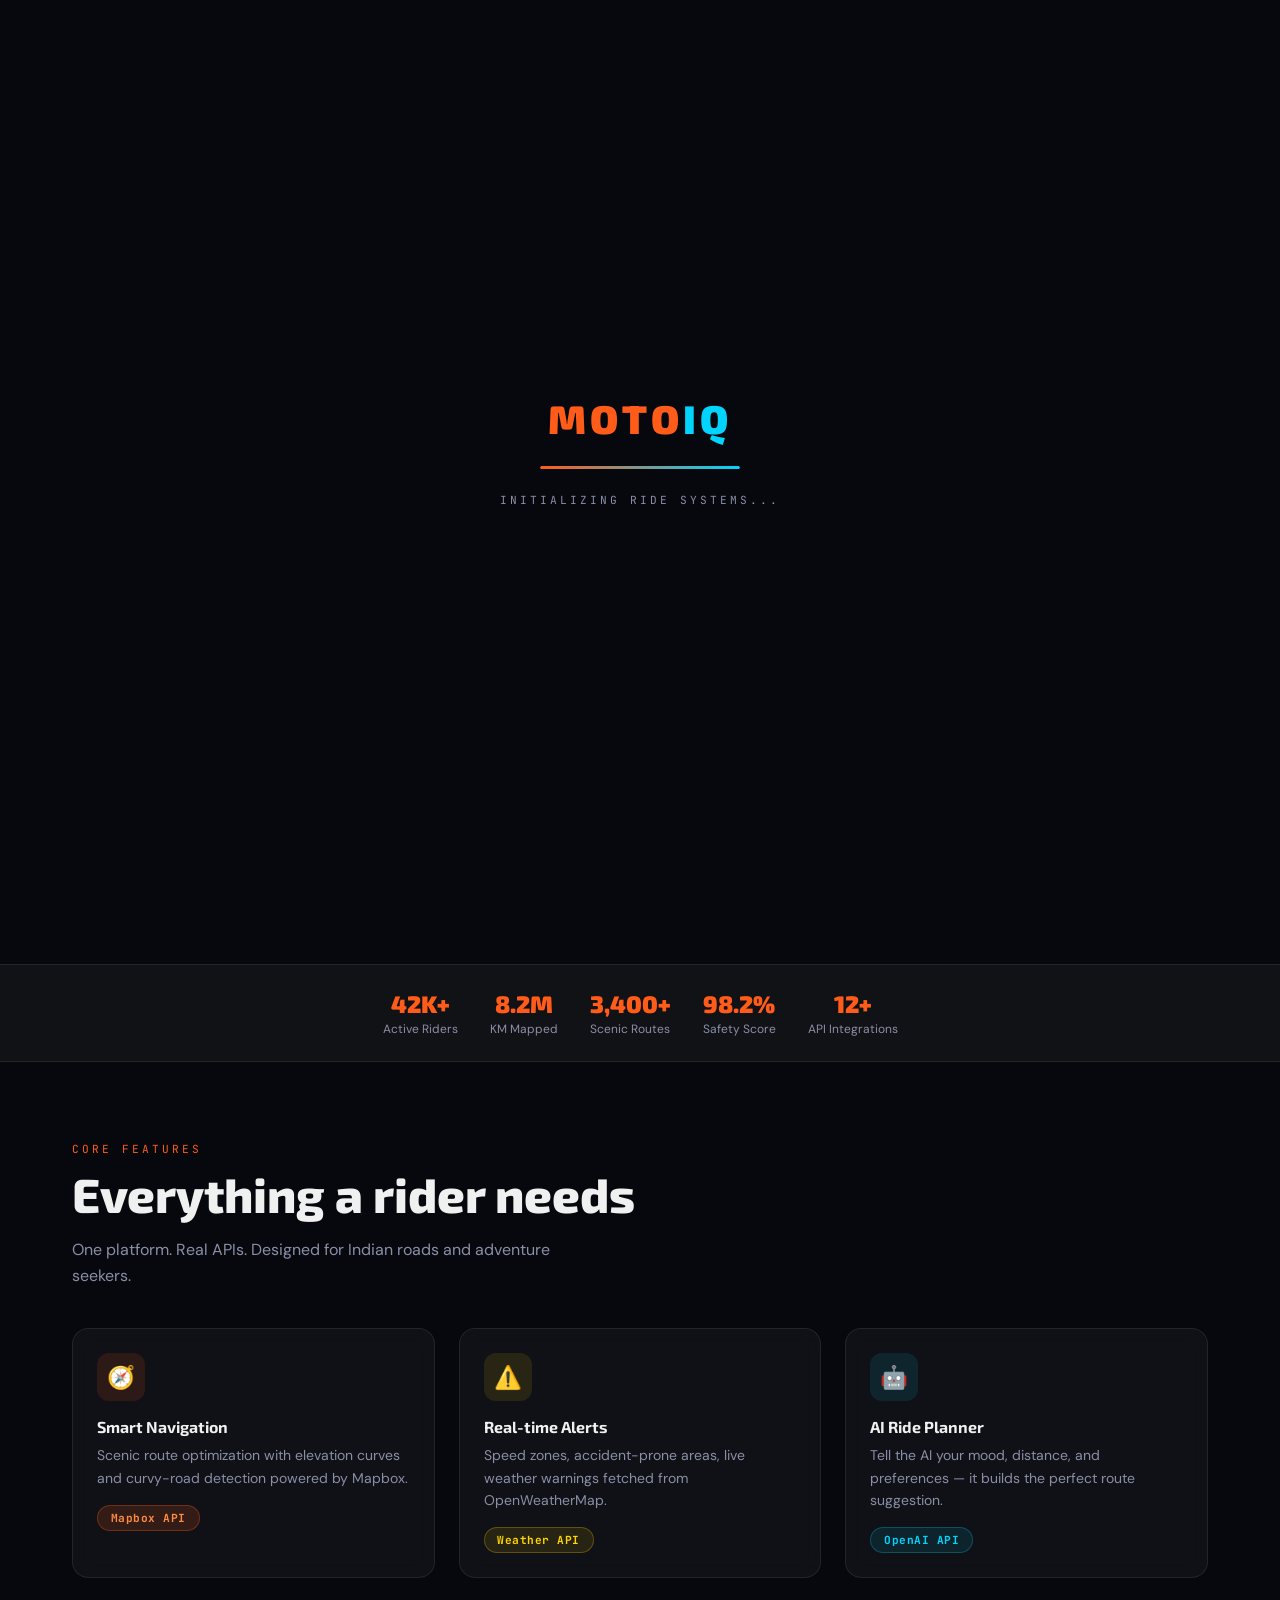
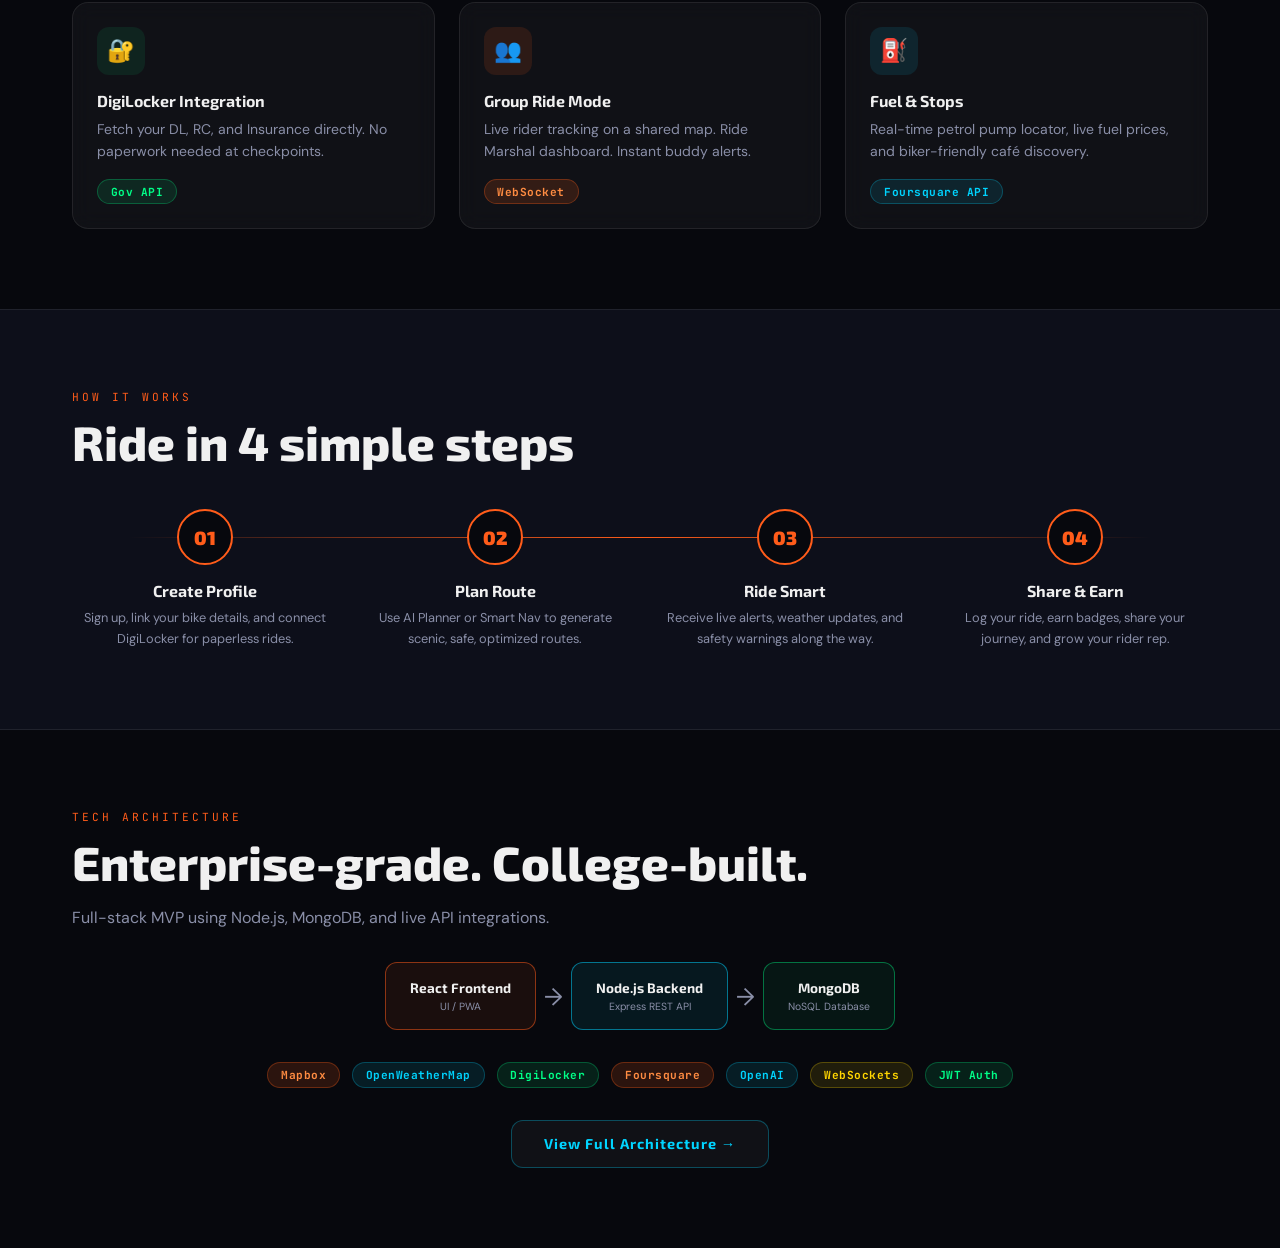
<file: motoride.html>
<!DOCTYPE html>
<html lang="en">
<head>
<meta charset="UTF-8">
<meta name="viewport" content="width=device-width, initial-scale=1.0">
<title>MOTOIQ — Not the fastest route. The best ride.</title>
<link rel="preconnect" href="https://fonts.googleapis.com">
<link href="https://fonts.googleapis.com/css2?family=Exo+2:wght@300;400;600;700;900&family=JetBrains+Mono:wght@400;700&family=DM+Sans:wght@300;400;500&display=swap" rel="stylesheet">
<style>
:root {
  --bg: #07080D;
  --bg2: #0D0F1A;
  --surface: rgba(255,255,255,0.04);
  --surface2: rgba(255,255,255,0.08);
  --border: rgba(255,255,255,0.08);
  --orange: #FF5C1A;
  --orange2: #FF8C42;
  --cyan: #00D4FF;
  --cyan2: #00FFD4;
  --text: #F0F0F0;
  --text2: #8A8FA8;
  --green: #00FF88;
  --red: #FF3D3D;
  --yellow: #FFD600;
  --glass: rgba(13,15,26,0.7);
}

* { margin: 0; padding: 0; box-sizing: border-box; }

html { scroll-behavior: smooth; }

body {
  background: var(--bg);
  color: var(--text);
  font-family: 'DM Sans', sans-serif;
  min-height: 100vh;
  overflow-x: hidden;
}

/* ── NAV ── */
nav {
  position: fixed;
  top: 0; left: 0; right: 0;
  z-index: 1000;
  background: rgba(7,8,13,0.85);
  backdrop-filter: blur(20px);
  border-bottom: 1px solid var(--border);
  padding: 0 2rem;
  display: flex;
  align-items: center;
  height: 64px;
  gap: 0.5rem;
}

.nav-logo {
  font-family: 'Exo 2', sans-serif;
  font-weight: 900;
  font-size: 1.4rem;
  color: var(--orange);
  letter-spacing: 2px;
  margin-right: 1.5rem;
  white-space: nowrap;
  cursor: pointer;
}
.nav-logo span { color: var(--cyan); }

.nav-links {
  display: flex;
  gap: 0.1rem;
  overflow-x: auto;
  scrollbar-width: none;
  flex: 1;
}
.nav-links::-webkit-scrollbar { display: none; }

.nav-link {
  font-size: 0.75rem;
  font-family: 'Exo 2', sans-serif;
  font-weight: 600;
  letter-spacing: 0.5px;
  padding: 0.4rem 0.7rem;
  border-radius: 6px;
  cursor: pointer;
  color: var(--text2);
  transition: all 0.2s;
  white-space: nowrap;
  border: 1px solid transparent;
}
.nav-link:hover, .nav-link.active {
  color: var(--cyan);
  background: rgba(0,212,255,0.08);
  border-color: rgba(0,212,255,0.2);
}

.nav-cta {
  margin-left: auto;
  background: linear-gradient(135deg, var(--orange), #FF8C42);
  color: #000;
  font-family: 'Exo 2', sans-serif;
  font-weight: 700;
  font-size: 0.75rem;
  padding: 0.5rem 1.2rem;
  border-radius: 8px;
  cursor: pointer;
  white-space: nowrap;
  letter-spacing: 1px;
  border: none;
  transition: opacity 0.2s;
}
.nav-cta:hover { opacity: 0.85; }

/* ── PAGES ── */
.page { display: none; padding-top: 64px; min-height: 100vh; }
.page.active { display: block; animation: fadeIn 0.4s ease; }

@keyframes fadeIn {
  from { opacity: 0; transform: translateY(16px); }
  to { opacity: 1; transform: translateY(0); }
}

/* ── HERO ── */
.hero {
  position: relative;
  min-height: calc(100vh - 64px);
  display: flex;
  flex-direction: column;
  align-items: center;
  justify-content: center;
  text-align: center;
  overflow: hidden;
  padding: 4rem 2rem;
}

.hero-grid {
  position: absolute;
  inset: 0;
  background-image:
    linear-gradient(rgba(255,92,26,0.06) 1px, transparent 1px),
    linear-gradient(90deg, rgba(255,92,26,0.06) 1px, transparent 1px);
  background-size: 60px 60px;
  mask-image: radial-gradient(ellipse 80% 60% at 50% 50%, black, transparent);
}

.hero-glow {
  position: absolute;
  width: 700px; height: 400px;
  background: radial-gradient(ellipse, rgba(255,92,26,0.15) 0%, transparent 70%);
  top: 50%; left: 50%;
  transform: translate(-50%, -50%);
  pointer-events: none;
}

.hero-glow2 {
  position: absolute;
  width: 500px; height: 300px;
  background: radial-gradient(ellipse, rgba(0,212,255,0.1) 0%, transparent 70%);
  top: 30%; left: 20%;
  pointer-events: none;
}

.hero-badge {
  display: inline-flex;
  align-items: center;
  gap: 0.5rem;
  background: rgba(255,92,26,0.1);
  border: 1px solid rgba(255,92,26,0.3);
  padding: 0.4rem 1rem;
  border-radius: 100px;
  font-size: 0.75rem;
  font-family: 'Exo 2', sans-serif;
  font-weight: 700;
  letter-spacing: 2px;
  color: var(--orange2);
  margin-bottom: 2rem;
  position: relative;
}

.pulse-dot {
  width: 8px; height: 8px;
  background: var(--green);
  border-radius: 50%;
  animation: pulse 2s infinite;
}
@keyframes pulse {
  0%,100% { box-shadow: 0 0 0 0 rgba(0,255,136,0.4); }
  50% { box-shadow: 0 0 0 6px rgba(0,255,136,0); }
}

.hero h1 {
  font-family: 'Exo 2', sans-serif;
  font-size: clamp(2.5rem, 7vw, 5.5rem);
  font-weight: 900;
  line-height: 1.05;
  position: relative;
  margin-bottom: 1rem;
}
.hero h1 .line1 { color: var(--text); }
.hero h1 .line2 {
  background: linear-gradient(135deg, var(--orange), var(--orange2), var(--cyan));
  -webkit-background-clip: text;
  -webkit-text-fill-color: transparent;
  background-clip: text;
}

.hero-sub {
  color: var(--text2);
  font-size: 1.1rem;
  max-width: 500px;
  margin: 0 auto 2.5rem;
  line-height: 1.6;
  position: relative;
}

.hero-btns {
  display: flex;
  gap: 1rem;
  flex-wrap: wrap;
  justify-content: center;
  position: relative;
}

.btn-primary {
  background: linear-gradient(135deg, var(--orange), var(--orange2));
  color: #000;
  font-family: 'Exo 2', sans-serif;
  font-weight: 700;
  padding: 0.9rem 2rem;
  border-radius: 12px;
  cursor: pointer;
  border: none;
  font-size: 0.9rem;
  letter-spacing: 1px;
  transition: transform 0.2s, box-shadow 0.2s;
  box-shadow: 0 0 30px rgba(255,92,26,0.3);
}
.btn-primary:hover {
  transform: translateY(-2px);
  box-shadow: 0 0 40px rgba(255,92,26,0.5);
}

.btn-ghost {
  background: var(--surface);
  color: var(--cyan);
  font-family: 'Exo 2', sans-serif;
  font-weight: 700;
  padding: 0.9rem 2rem;
  border-radius: 12px;
  cursor: pointer;
  border: 1px solid rgba(0,212,255,0.3);
  font-size: 0.9rem;
  letter-spacing: 1px;
  transition: all 0.2s;
}
.btn-ghost:hover {
  background: rgba(0,212,255,0.1);
  border-color: var(--cyan);
}

/* Road animation */
.road-visual {
  position: relative;
  width: 100%;
  max-width: 700px;
  height: 160px;
  margin: 3rem auto 0;
}

.road-svg { width: 100%; height: 100%; }

.road-line {
  stroke-dasharray: 600;
  stroke-dashoffset: 600;
  animation: drawRoad 2s ease forwards 0.5s;
}
@keyframes drawRoad {
  to { stroke-dashoffset: 0; }
}

.moto-dot {
  animation: moveOnRoad 3s ease-in-out infinite 2.5s;
}
@keyframes moveOnRoad {
  0% { transform: translateX(0); }
  50% { transform: translateX(200px); }
  100% { transform: translateX(0); }
}

/* ── SECTION STYLES ── */
.section { padding: 5rem 2rem; max-width: 1200px; margin: 0 auto; }
.section-sm { padding: 3rem 2rem; max-width: 1200px; margin: 0 auto; }

.section-label {
  font-family: 'JetBrains Mono', monospace;
  font-size: 0.7rem;
  letter-spacing: 3px;
  color: var(--orange);
  text-transform: uppercase;
  margin-bottom: 0.75rem;
}

.section-title {
  font-family: 'Exo 2', sans-serif;
  font-size: clamp(1.8rem, 4vw, 3rem);
  font-weight: 800;
  line-height: 1.1;
  margin-bottom: 1rem;
}

.section-sub {
  color: var(--text2);
  font-size: 1rem;
  max-width: 500px;
  line-height: 1.6;
}

/* ── GLASS CARD ── */
.glass-card {
  background: var(--surface);
  border: 1px solid var(--border);
  border-radius: 16px;
  padding: 1.5rem;
  backdrop-filter: blur(10px);
  transition: border-color 0.2s, background 0.2s;
}
.glass-card:hover {
  border-color: rgba(255,92,26,0.3);
  background: var(--surface2);
}

/* ── GRID LAYOUTS ── */
.grid-3 { display: grid; grid-template-columns: repeat(auto-fit, minmax(280px, 1fr)); gap: 1.5rem; }
.grid-2 { display: grid; grid-template-columns: repeat(auto-fit, minmax(340px, 1fr)); gap: 1.5rem; }
.grid-4 { display: grid; grid-template-columns: repeat(auto-fit, minmax(220px, 1fr)); gap: 1.2rem; }

/* ── FEATURE ICON ── */
.feat-icon {
  width: 48px; height: 48px;
  border-radius: 12px;
  display: flex;
  align-items: center;
  justify-content: center;
  font-size: 1.4rem;
  margin-bottom: 1rem;
}

.feat-title {
  font-family: 'Exo 2', sans-serif;
  font-weight: 700;
  font-size: 1rem;
  margin-bottom: 0.5rem;
}

.feat-desc { color: var(--text2); font-size: 0.875rem; line-height: 1.6; }

/* ── DIVIDER ── */
.divider {
  border: none;
  border-top: 1px solid var(--border);
  margin: 3rem 0;
}

/* ── BADGES ── */
.badge {
  display: inline-flex;
  align-items: center;
  gap: 0.4rem;
  padding: 0.3rem 0.8rem;
  border-radius: 100px;
  font-size: 0.7rem;
  font-family: 'JetBrains Mono', monospace;
  font-weight: 700;
  letter-spacing: 0.5px;
}
.badge-orange { background: rgba(255,92,26,0.15); color: var(--orange2); border: 1px solid rgba(255,92,26,0.3); }
.badge-cyan { background: rgba(0,212,255,0.1); color: var(--cyan); border: 1px solid rgba(0,212,255,0.25); }
.badge-green { background: rgba(0,255,136,0.1); color: var(--green); border: 1px solid rgba(0,255,136,0.25); }
.badge-red { background: rgba(255,61,61,0.1); color: var(--red); border: 1px solid rgba(255,61,61,0.25); }
.badge-yellow { background: rgba(255,214,0,0.1); color: var(--yellow); border: 1px solid rgba(255,214,0,0.25); }

/* ── JSON BLOCK ── */
.json-block {
  background: #080C14;
  border: 1px solid rgba(0,212,255,0.2);
  border-radius: 12px;
  padding: 1.2rem 1.5rem;
  font-family: 'JetBrains Mono', monospace;
  font-size: 0.78rem;
  color: #8BCDDD;
  line-height: 1.8;
  overflow-x: auto;
}
.json-key { color: var(--cyan); }
.json-string { color: #A5D6B7; }
.json-num { color: var(--orange2); }
.json-bool { color: #B8A5FF; }
.json-label {
  font-family: 'JetBrains Mono', monospace;
  font-size: 0.65rem;
  letter-spacing: 2px;
  color: rgba(0,212,255,0.5);
  margin-bottom: 0.5rem;
}

/* ── MAP MOCK ── */
.map-container {
  background: #0A1628;
  border: 1px solid rgba(0,212,255,0.2);
  border-radius: 16px;
  overflow: hidden;
  position: relative;
  height: 380px;
}

.map-overlay-info {
  position: absolute;
  top: 1rem;
  left: 1rem;
  background: var(--glass);
  border: 1px solid var(--border);
  border-radius: 12px;
  padding: 0.75rem 1rem;
  backdrop-filter: blur(10px);
  font-size: 0.8rem;
}

.map-overlay-right {
  position: absolute;
  top: 1rem;
  right: 1rem;
  display: flex;
  flex-direction: column;
  gap: 0.5rem;
}

.map-btn {
  background: var(--glass);
  border: 1px solid var(--border);
  border-radius: 8px;
  padding: 0.5rem 0.75rem;
  font-size: 0.75rem;
  font-family: 'Exo 2', sans-serif;
  font-weight: 700;
  cursor: pointer;
  color: var(--text);
  backdrop-filter: blur(10px);
  letter-spacing: 0.5px;
  transition: all 0.2s;
}
.map-btn:hover, .map-btn.active { background: rgba(255,92,26,0.2); border-color: var(--orange); color: var(--orange2); }

/* ── STATS ── */
.stat-card {
  background: var(--surface);
  border: 1px solid var(--border);
  border-radius: 16px;
  padding: 1.5rem;
  text-align: center;
}

.stat-num {
  font-family: 'Exo 2', sans-serif;
  font-weight: 900;
  font-size: 2.5rem;
  background: linear-gradient(135deg, var(--orange), var(--cyan));
  -webkit-background-clip: text;
  -webkit-text-fill-color: transparent;
  background-clip: text;
}

.stat-label { color: var(--text2); font-size: 0.8rem; margin-top: 0.3rem; }

/* ── ALERT ITEM ── */
.alert-item {
  display: flex;
  align-items: flex-start;
  gap: 1rem;
  padding: 1rem;
  border-radius: 12px;
  border-left: 3px solid;
  margin-bottom: 0.75rem;
}
.alert-item.danger { border-color: var(--red); background: rgba(255,61,61,0.06); }
.alert-item.warning { border-color: var(--yellow); background: rgba(255,214,0,0.06); }
.alert-item.info { border-color: var(--cyan); background: rgba(0,212,255,0.06); }
.alert-item.success { border-color: var(--green); background: rgba(0,255,136,0.06); }

.alert-icon { font-size: 1.4rem; }
.alert-title { font-family: 'Exo 2', sans-serif; font-weight: 700; font-size: 0.9rem; margin-bottom: 0.2rem; }
.alert-desc { color: var(--text2); font-size: 0.8rem; }

/* ── MECHANIC CARD ── */
.mechanic-card {
  display: flex;
  align-items: center;
  gap: 1rem;
  padding: 1rem 1.25rem;
  background: var(--surface);
  border: 1px solid var(--border);
  border-radius: 12px;
  margin-bottom: 0.75rem;
  transition: all 0.2s;
}
.mechanic-card:hover { border-color: rgba(255,92,26,0.3); }

.mechanic-avatar {
  width: 44px; height: 44px;
  border-radius: 50%;
  background: linear-gradient(135deg, var(--orange), var(--cyan));
  display: flex;
  align-items: center;
  justify-content: center;
  font-size: 1.2rem;
  flex-shrink: 0;
}

.mechanic-info { flex: 1; }
.mechanic-name { font-family: 'Exo 2', sans-serif; font-weight: 700; font-size: 0.9rem; }
.mechanic-meta { color: var(--text2); font-size: 0.75rem; margin-top: 0.2rem; display: flex; gap: 0.75rem; }

.stars { color: var(--yellow); font-size: 0.75rem; }

.btn-sm {
  background: rgba(255,92,26,0.15);
  border: 1px solid rgba(255,92,26,0.3);
  color: var(--orange2);
  padding: 0.4rem 0.9rem;
  border-radius: 8px;
  font-family: 'Exo 2', sans-serif;
  font-weight: 700;
  font-size: 0.75rem;
  cursor: pointer;
  letter-spacing: 0.5px;
  transition: all 0.2s;
  white-space: nowrap;
}
.btn-sm:hover { background: rgba(255,92,26,0.3); border-color: var(--orange); }

.btn-cyan-sm {
  background: rgba(0,212,255,0.1);
  border: 1px solid rgba(0,212,255,0.3);
  color: var(--cyan);
  padding: 0.4rem 0.9rem;
  border-radius: 8px;
  font-family: 'Exo 2', sans-serif;
  font-weight: 700;
  font-size: 0.75rem;
  cursor: pointer;
  letter-spacing: 0.5px;
  transition: all 0.2s;
}
.btn-cyan-sm:hover { background: rgba(0,212,255,0.2); }

/* ── WEATHER WIDGET ── */
.weather-main {
  background: linear-gradient(135deg, rgba(0,212,255,0.1), rgba(255,92,26,0.05));
  border: 1px solid rgba(0,212,255,0.2);
  border-radius: 20px;
  padding: 2rem;
  text-align: center;
  position: relative;
  overflow: hidden;
}
.weather-temp {
  font-family: 'Exo 2', sans-serif;
  font-weight: 900;
  font-size: 5rem;
  line-height: 1;
  color: var(--text);
}
.weather-city {
  font-family: 'Exo 2', sans-serif;
  font-weight: 600;
  font-size: 1.1rem;
  color: var(--cyan);
  margin-top: 0.5rem;
}
.weather-desc { color: var(--text2); font-size: 0.9rem; margin-top: 0.3rem; }

.weather-grid {
  display: grid;
  grid-template-columns: repeat(3, 1fr);
  gap: 0.75rem;
  margin-top: 1.5rem;
}
.weather-item {
  background: rgba(0,0,0,0.3);
  border-radius: 10px;
  padding: 0.75rem;
  font-size: 0.8rem;
}
.weather-item-val { font-family: 'Exo 2', sans-serif; font-weight: 700; color: var(--cyan); font-size: 1rem; }
.weather-item-lbl { color: var(--text2); font-size: 0.7rem; margin-top: 0.2rem; }

/* ── AI CHAT ── */
.chat-container {
  background: var(--bg2);
  border: 1px solid var(--border);
  border-radius: 16px;
  overflow: hidden;
  height: 460px;
  display: flex;
  flex-direction: column;
}
.chat-header {
  padding: 1rem 1.25rem;
  border-bottom: 1px solid var(--border);
  display: flex;
  align-items: center;
  gap: 0.75rem;
  background: rgba(255,92,26,0.05);
}
.chat-avatar {
  width: 36px; height: 36px;
  border-radius: 50%;
  background: linear-gradient(135deg, var(--orange), var(--orange2));
  display: flex;
  align-items: center;
  justify-content: center;
  font-size: 1rem;
}
.chat-name { font-family: 'Exo 2', sans-serif; font-weight: 700; font-size: 0.9rem; }
.chat-status { font-size: 0.7rem; color: var(--green); display: flex; align-items: center; gap: 0.3rem; }

.chat-messages {
  flex: 1;
  padding: 1.25rem;
  overflow-y: auto;
  display: flex;
  flex-direction: column;
  gap: 1rem;
}
.chat-messages::-webkit-scrollbar { width: 4px; }
.chat-messages::-webkit-scrollbar-thumb { background: rgba(255,255,255,0.1); border-radius: 2px; }

.msg {
  max-width: 80%;
  padding: 0.75rem 1rem;
  border-radius: 12px;
  font-size: 0.85rem;
  line-height: 1.5;
}
.msg-ai {
  background: rgba(255,92,26,0.12);
  border: 1px solid rgba(255,92,26,0.2);
  color: var(--text);
  align-self: flex-start;
  border-radius: 4px 12px 12px 12px;
}
.msg-user {
  background: rgba(0,212,255,0.1);
  border: 1px solid rgba(0,212,255,0.2);
  color: var(--text);
  align-self: flex-end;
  border-radius: 12px 4px 12px 12px;
}

.chat-input-row {
  padding: 1rem;
  border-top: 1px solid var(--border);
  display: flex;
  gap: 0.75rem;
}
.chat-input {
  flex: 1;
  background: var(--surface);
  border: 1px solid var(--border);
  border-radius: 10px;
  padding: 0.75rem 1rem;
  color: var(--text);
  font-family: 'DM Sans', sans-serif;
  font-size: 0.85rem;
  outline: none;
  transition: border-color 0.2s;
}
.chat-input:focus { border-color: rgba(255,92,26,0.4); }
.chat-input::placeholder { color: var(--text2); }
.chat-send {
  background: linear-gradient(135deg, var(--orange), var(--orange2));
  border: none;
  border-radius: 10px;
  width: 42px; height: 42px;
  display: flex;
  align-items: center;
  justify-content: center;
  cursor: pointer;
  color: #000;
  font-size: 1rem;
  transition: opacity 0.2s;
  flex-shrink: 0;
}
.chat-send:hover { opacity: 0.8; }

/* ── TYPING INDICATOR ── */
.typing { display: flex; gap: 4px; align-items: center; padding: 0.75rem 1rem; }
.typing span {
  width: 6px; height: 6px;
  background: var(--orange);
  border-radius: 50%;
  animation: bounce 1.2s infinite;
}
.typing span:nth-child(2) { animation-delay: 0.2s; }
.typing span:nth-child(3) { animation-delay: 0.4s; }
@keyframes bounce {
  0%,60%,100% { transform: translateY(0); }
  30% { transform: translateY(-8px); }
}

/* ── DIGILOCKER ── */
.digilock-flow {
  display: flex;
  flex-direction: column;
  align-items: center;
  gap: 1.5rem;
}

.dl-step {
  display: flex;
  align-items: center;
  gap: 1rem;
  width: 100%;
  max-width: 500px;
}
.dl-step-num {
  width: 36px; height: 36px;
  border-radius: 50%;
  background: linear-gradient(135deg, var(--orange), var(--orange2));
  display: flex;
  align-items: center;
  justify-content: center;
  font-family: 'Exo 2', sans-serif;
  font-weight: 700;
  color: #000;
  font-size: 0.85rem;
  flex-shrink: 0;
}
.dl-step-info { font-size: 0.9rem; }
.dl-step-title { font-family: 'Exo 2', sans-serif; font-weight: 700; }
.dl-step-desc { color: var(--text2); font-size: 0.8rem; margin-top: 0.2rem; }

.doc-card {
  background: var(--surface);
  border: 1px solid var(--border);
  border-radius: 14px;
  padding: 1.25rem;
  display: flex;
  align-items: center;
  gap: 1rem;
  transition: all 0.2s;
}
.doc-card:hover { border-color: rgba(0,212,255,0.4); }
.doc-card-icon {
  width: 48px; height: 48px;
  border-radius: 10px;
  background: linear-gradient(135deg, rgba(0,212,255,0.15), rgba(0,212,255,0.05));
  border: 1px solid rgba(0,212,255,0.2);
  display: flex;
  align-items: center;
  justify-content: center;
  font-size: 1.3rem;
  flex-shrink: 0;
}
.doc-card-info { flex: 1; }
.doc-card-name { font-family: 'Exo 2', sans-serif; font-weight: 700; font-size: 0.9rem; }
.doc-card-meta { color: var(--text2); font-size: 0.75rem; margin-top: 0.2rem; }
.doc-card-status { font-size: 0.7rem; }

/* ── ARCH DIAGRAM ── */
.arch-flow {
  display: flex;
  align-items: center;
  justify-content: center;
  gap: 0.5rem;
  flex-wrap: wrap;
  margin: 2rem 0;
}
.arch-node {
  background: var(--surface);
  border: 1px solid var(--border);
  border-radius: 12px;
  padding: 1rem 1.5rem;
  text-align: center;
  font-family: 'Exo 2', sans-serif;
  font-weight: 700;
  font-size: 0.85rem;
  min-width: 120px;
}
.arch-node.highlight-orange { border-color: rgba(255,92,26,0.5); background: rgba(255,92,26,0.08); }
.arch-node.highlight-cyan { border-color: rgba(0,212,255,0.5); background: rgba(0,212,255,0.08); }
.arch-node.highlight-green { border-color: rgba(0,255,136,0.4); background: rgba(0,255,136,0.06); }
.arch-arrow { font-size: 1.5rem; color: var(--text2); }
.arch-node-label { color: var(--text2); font-size: 0.65rem; font-weight: 400; margin-top: 0.25rem; font-family: 'DM Sans', sans-serif; }

/* ── PRICING ── */
.price-card {
  background: var(--surface);
  border: 1px solid var(--border);
  border-radius: 20px;
  padding: 2rem;
  position: relative;
  transition: all 0.3s;
}
.price-card:hover { transform: translateY(-4px); }
.price-card.featured {
  border-color: rgba(255,92,26,0.5);
  background: linear-gradient(135deg, rgba(255,92,26,0.08), rgba(0,212,255,0.05));
}
.price-featured-badge {
  position: absolute;
  top: -14px; left: 50%;
  transform: translateX(-50%);
  background: linear-gradient(135deg, var(--orange), var(--orange2));
  color: #000;
  font-family: 'Exo 2', sans-serif;
  font-weight: 700;
  font-size: 0.7rem;
  letter-spacing: 2px;
  padding: 0.3rem 1rem;
  border-radius: 100px;
}
.price-plan { font-family: 'Exo 2', sans-serif; font-weight: 700; font-size: 1rem; margin-bottom: 0.5rem; color: var(--text2); letter-spacing: 1px; }
.price-amount { font-family: 'Exo 2', sans-serif; font-weight: 900; font-size: 3rem; margin-bottom: 0.25rem; }
.price-amount span { font-size: 1.2rem; color: var(--text2); }
.price-period { color: var(--text2); font-size: 0.8rem; margin-bottom: 1.5rem; }
.price-feature { display: flex; align-items: center; gap: 0.75rem; padding: 0.5rem 0; border-bottom: 1px solid var(--border); font-size: 0.85rem; }
.price-feature:last-of-type { border: none; }
.price-feature-icon { color: var(--green); font-size: 0.8rem; }
.price-feature-x { color: var(--text2); font-size: 0.8rem; }

/* ── GROUP RIDER MAP ── */
.rider-dot {
  position: absolute;
  width: 14px; height: 14px;
  border-radius: 50%;
  border: 2px solid #000;
}
.rider-dot::after {
  content: '';
  position: absolute;
  inset: -4px;
  border-radius: 50%;
  border: 2px solid currentColor;
  opacity: 0.3;
  animation: ping 2s infinite;
}
@keyframes ping {
  0% { transform: scale(1); opacity: 0.3; }
  100% { transform: scale(2.5); opacity: 0; }
}

/* ── GAMIFICATION BADGES ── */
.badge-grid {
  display: flex;
  flex-wrap: wrap;
  gap: 1rem;
  justify-content: center;
  margin: 2rem 0;
}
.gam-badge {
  background: var(--surface);
  border: 1px solid var(--border);
  border-radius: 16px;
  padding: 1.25rem;
  text-align: center;
  min-width: 120px;
  transition: all 0.2s;
}
.gam-badge:hover { transform: translateY(-3px); border-color: rgba(255,92,26,0.4); }
.gam-badge-icon { font-size: 2rem; margin-bottom: 0.5rem; }
.gam-badge-name { font-family: 'Exo 2', sans-serif; font-weight: 700; font-size: 0.8rem; color: var(--orange2); }
.gam-badge-desc { color: var(--text2); font-size: 0.7rem; margin-top: 0.25rem; }

/* ── FUEL CARD ── */
.fuel-card {
  background: var(--surface);
  border: 1px solid var(--border);
  border-radius: 14px;
  padding: 1.25rem;
  margin-bottom: 0.75rem;
  display: flex;
  align-items: center;
  gap: 1rem;
  transition: all 0.2s;
}
.fuel-card:hover { border-color: rgba(0,212,255,0.3); }
.fuel-icon {
  width: 44px; height: 44px;
  border-radius: 10px;
  display: flex; align-items: center; justify-content: center;
  font-size: 1.3rem;
  flex-shrink: 0;
}
.fuel-name { font-family: 'Exo 2', sans-serif; font-weight: 700; font-size: 0.9rem; }
.fuel-meta { color: var(--text2); font-size: 0.75rem; margin-top: 0.2rem; }
.fuel-price { font-family: 'Exo 2', sans-serif; font-weight: 700; font-size: 1rem; color: var(--green); margin-left: auto; text-align: right; }
.fuel-price-sub { color: var(--text2); font-size: 0.7rem; margin-top: 0.2rem; }

/* ── TOAST NOTIFICATION ── */
#toast {
  position: fixed;
  bottom: 2rem;
  right: 2rem;
  background: var(--surface2);
  border: 1px solid rgba(0,255,136,0.4);
  border-radius: 14px;
  padding: 1rem 1.5rem;
  font-size: 0.85rem;
  display: flex;
  align-items: center;
  gap: 0.75rem;
  transform: translateY(100px);
  opacity: 0;
  transition: all 0.4s cubic-bezier(0.34, 1.56, 0.64, 1);
  z-index: 9999;
  max-width: 320px;
  backdrop-filter: blur(20px);
}
#toast.show { transform: translateY(0); opacity: 1; }
#toast-icon { font-size: 1.2rem; }

/* ── LOADING SCREEN ── */
#loading {
  position: fixed;
  inset: 0;
  background: var(--bg);
  z-index: 99999;
  display: flex;
  flex-direction: column;
  align-items: center;
  justify-content: center;
  gap: 1.5rem;
  transition: opacity 0.5s, transform 0.5s;
}

.loading-logo {
  font-family: 'Exo 2', sans-serif;
  font-weight: 900;
  font-size: 2.5rem;
  letter-spacing: 4px;
  color: var(--orange);
}
.loading-logo span { color: var(--cyan); }

.loading-bar-wrap {
  width: 200px;
  height: 3px;
  background: rgba(255,255,255,0.1);
  border-radius: 3px;
  overflow: hidden;
}
.loading-bar {
  height: 100%;
  background: linear-gradient(90deg, var(--orange), var(--cyan));
  border-radius: 3px;
  animation: loadBar 1.5s ease forwards;
}
@keyframes loadBar {
  from { width: 0%; }
  to { width: 100%; }
}
.loading-text {
  font-family: 'JetBrains Mono', monospace;
  font-size: 0.7rem;
  letter-spacing: 3px;
  color: var(--text2);
  animation: loadingText 1.5s steps(1) infinite;
}
@keyframes loadingText {
  0% { content: "INITIALIZING..."; }
}

/* ── PROGRESS RING ── */
.progress-ring {
  display: flex;
  align-items: center;
  justify-content: center;
  gap: 2rem;
  flex-wrap: wrap;
  margin: 1.5rem 0;
}
.ring-wrap { text-align: center; }
.ring-label { font-family: 'Exo 2', sans-serif; font-weight: 700; font-size: 0.8rem; color: var(--text2); margin-top: 0.5rem; }

/* ── CONNECT PAGE ── */
.social-link {
  display: flex;
  align-items: center;
  gap: 1rem;
  padding: 1rem 1.25rem;
  background: var(--surface);
  border: 1px solid var(--border);
  border-radius: 12px;
  margin-bottom: 0.75rem;
  text-decoration: none;
  color: var(--text);
  transition: all 0.2s;
  cursor: pointer;
}
.social-link:hover { border-color: rgba(255,92,26,0.4); background: var(--surface2); }
.social-icon { width: 40px; height: 40px; border-radius: 10px; display: flex; align-items: center; justify-content: center; font-size: 1.2rem; }

/* ── HERO STATS BAR ── */
.stats-bar {
  display: flex;
  gap: 2rem;
  flex-wrap: wrap;
  justify-content: center;
  margin-top: 4rem;
  padding: 1.5rem 2rem;
  background: var(--surface);
  border-top: 1px solid var(--border);
  border-bottom: 1px solid var(--border);
}
.stats-bar-item { text-align: center; }
.stats-bar-num { font-family: 'Exo 2', sans-serif; font-weight: 900; font-size: 1.5rem; color: var(--orange); }
.stats-bar-lbl { color: var(--text2); font-size: 0.75rem; margin-top: 0.2rem; }

/* ── HOW IT WORKS ── */
.step-row {
  display: grid;
  grid-template-columns: repeat(auto-fit, minmax(200px, 1fr));
  gap: 1.5rem;
  position: relative;
}
.step-row::before {
  content: '';
  position: absolute;
  top: 28px;
  left: 5%;
  right: 5%;
  height: 1px;
  background: linear-gradient(90deg, transparent, var(--orange), transparent);
  z-index: 0;
}
.step-item {
  text-align: center;
  position: relative;
  z-index: 1;
}
.step-num {
  width: 56px; height: 56px;
  border-radius: 50%;
  border: 2px solid var(--orange);
  background: var(--bg);
  display: flex;
  align-items: center;
  justify-content: center;
  font-family: 'Exo 2', sans-serif;
  font-weight: 900;
  font-size: 1.2rem;
  color: var(--orange);
  margin: 0 auto 1rem;
}
.step-title { font-family: 'Exo 2', sans-serif; font-weight: 700; margin-bottom: 0.5rem; }
.step-desc { color: var(--text2); font-size: 0.8rem; line-height: 1.6; }

/* ── ENDPOINT TABLE ── */
.endpoint-row {
  display: flex;
  align-items: center;
  gap: 1rem;
  padding: 0.75rem 1rem;
  border-radius: 10px;
  font-family: 'JetBrains Mono', monospace;
  font-size: 0.8rem;
  border: 1px solid var(--border);
  margin-bottom: 0.5rem;
  background: var(--surface);
  transition: all 0.2s;
}
.endpoint-row:hover { border-color: rgba(0,212,255,0.3); }
.method-badge {
  padding: 0.2rem 0.6rem;
  border-radius: 6px;
  font-weight: 700;
  font-size: 0.7rem;
  flex-shrink: 0;
}
.method-get { background: rgba(0,255,136,0.15); color: var(--green); }
.method-post { background: rgba(255,92,26,0.15); color: var(--orange2); }
.endpoint-path { color: var(--cyan); flex: 1; }
.endpoint-desc { color: var(--text2); font-family: 'DM Sans', sans-serif; font-size: 0.78rem; }

/* ── RIDE HISTORY ── */
.ride-row {
  display: flex;
  align-items: center;
  gap: 1rem;
  padding: 1rem;
  border-radius: 12px;
  background: var(--surface);
  border: 1px solid var(--border);
  margin-bottom: 0.75rem;
  transition: all 0.2s;
}
.ride-row:hover { border-color: rgba(255,92,26,0.3); }
.ride-map-thumb {
  width: 60px; height: 44px;
  border-radius: 8px;
  background: #0A1628;
  flex-shrink: 0;
  display: flex;
  align-items: center;
  justify-content: center;
  font-size: 1.2rem;
}
.ride-info { flex: 1; }
.ride-title { font-family: 'Exo 2', sans-serif; font-weight: 700; font-size: 0.9rem; }
.ride-meta { color: var(--text2); font-size: 0.75rem; margin-top: 0.2rem; }
.ride-stats { display: flex; gap: 1rem; margin-top: 0.5rem; }
.ride-stat { font-size: 0.75rem; color: var(--cyan); font-family: 'JetBrains Mono', monospace; }

/* ── CONTACT FORM ── */
.form-group { margin-bottom: 1.25rem; }
.form-label { font-family: 'Exo 2', sans-serif; font-weight: 600; font-size: 0.8rem; letter-spacing: 1px; color: var(--text2); margin-bottom: 0.5rem; display: block; }
.form-input {
  width: 100%;
  background: var(--surface);
  border: 1px solid var(--border);
  border-radius: 10px;
  padding: 0.75rem 1rem;
  color: var(--text);
  font-family: 'DM Sans', sans-serif;
  font-size: 0.9rem;
  outline: none;
  transition: border-color 0.2s;
}
.form-input:focus { border-color: rgba(255,92,26,0.5); }
.form-input::placeholder { color: var(--text2); }
textarea.form-input { resize: vertical; min-height: 120px; }

/* ── PAGE HEADER ── */
.page-header {
  padding: 4rem 2rem 2rem;
  background: linear-gradient(180deg, rgba(255,92,26,0.06) 0%, transparent 100%);
  border-bottom: 1px solid var(--border);
  text-align: center;
}

/* ── MISC ── */
.flex-center { display: flex; align-items: center; justify-content: center; }
.gap-1 { gap: 1rem; }
.mt-1 { margin-top: 1rem; }
.mt-2 { margin-top: 2rem; }
.mb-1 { margin-bottom: 1rem; }
.text-orange { color: var(--orange); }
.text-cyan { color: var(--cyan); }
.text-green { color: var(--green); }
.text-muted { color: var(--text2); }
.fw-bold { font-family: 'Exo 2', sans-serif; font-weight: 700; }

.separator {
  height: 1px;
  background: linear-gradient(90deg, transparent, var(--border), transparent);
  margin: 3rem 0;
}

@media (max-width: 700px) {
  .nav-links { gap: 0; }
  .nav-link { font-size: 0.65rem; padding: 0.3rem 0.5rem; }
  .hero h1 { font-size: 2.2rem; }
  .step-row::before { display: none; }
  .weather-grid { grid-template-columns: repeat(3,1fr); }
  .arch-flow { flex-direction: column; }
}

/* Scrollbar */
::-webkit-scrollbar { width: 6px; height: 6px; }
::-webkit-scrollbar-track { background: transparent; }
::-webkit-scrollbar-thumb { background: rgba(255,255,255,0.1); border-radius: 3px; }

/* ── DB COLLECTION ── */
.db-section { margin-bottom: 1.5rem; }
.db-collection-header {
  display: flex;
  align-items: center;
  gap: 0.75rem;
  margin-bottom: 0.75rem;
}
.db-collection-name {
  font-family: 'JetBrains Mono', monospace;
  font-weight: 700;
  font-size: 0.85rem;
  color: var(--cyan);
}
.db-count {
  font-family: 'JetBrains Mono', monospace;
  font-size: 0.7rem;
  color: var(--text2);
}

/* ── NOTIFICATION POPUP ── */
.notif-popup {
  position: fixed;
  top: 80px;
  right: 1.5rem;
  background: var(--surface2);
  border: 1px solid rgba(255,92,26,0.4);
  border-radius: 14px;
  padding: 1rem 1.25rem;
  font-size: 0.82rem;
  display: flex;
  align-items: flex-start;
  gap: 0.75rem;
  transform: translateX(150%);
  transition: transform 0.5s cubic-bezier(0.34,1.56,0.64,1);
  z-index: 9998;
  max-width: 300px;
  backdrop-filter: blur(20px);
}
.notif-popup.show { transform: translateX(0); }
.notif-title { font-family: 'Exo 2', sans-serif; font-weight: 700; font-size: 0.85rem; margin-bottom: 0.2rem; }
.notif-desc { color: var(--text2); font-size: 0.78rem; }

/* ── DIGILOCKER MODAL ── */
#dl-modal {
  position: fixed;
  inset: 0;
  background: rgba(0,0,0,0.7);
  z-index: 9990;
  display: none;
  align-items: center;
  justify-content: center;
  backdrop-filter: blur(6px);
}
#dl-modal.show { display: flex; }
.dl-modal-inner {
  background: var(--bg2);
  border: 1px solid var(--border);
  border-radius: 20px;
  padding: 2rem;
  width: 90%;
  max-width: 380px;
  animation: fadeIn 0.3s ease;
}
.dl-modal-title { font-family: 'Exo 2', sans-serif; font-weight: 800; font-size: 1.2rem; margin-bottom: 0.5rem; }
.dl-modal-sub { color: var(--text2); font-size: 0.85rem; margin-bottom: 1.5rem; }
.dl-input {
  width: 100%;
  background: var(--surface);
  border: 1px solid var(--border);
  border-radius: 10px;
  padding: 0.75rem 1rem;
  color: var(--text);
  font-family: 'DM Sans', sans-serif;
  font-size: 0.9rem;
  outline: none;
  margin-bottom: 0.75rem;
  transition: border-color 0.2s;
}
.dl-input:focus { border-color: rgba(0,212,255,0.5); }
.dl-input::placeholder { color: var(--text2); }
.dl-row { display: flex; gap: 0.75rem; }

</style>
</head>
<body>

<!-- LOADING SCREEN -->
<div id="loading">
  <div class="loading-logo">MOTO<span>IQ</span></div>
  <div class="loading-bar-wrap"><div class="loading-bar"></div></div>
  <div class="loading-text">INITIALIZING RIDE SYSTEMS...</div>
</div>

<!-- NOTIFICATION POPUP -->
<div class="notif-popup" id="notif">
  <div style="font-size:1.4rem">⚠️</div>
  <div>
    <div class="notif-title">Speed Zone Ahead</div>
    <div class="notif-desc">You're approaching a 40 km/h zone in 400m. Slow down.</div>
  </div>
</div>

<!-- DIGILOCKER MODAL -->
<div id="dl-modal">
  <div class="dl-modal-inner">
    <div style="font-size:2rem;margin-bottom:0.75rem">🔐</div>
    <div class="dl-modal-title">DigiLocker Login</div>
    <div class="dl-modal-sub">Enter your credentials to fetch your documents securely</div>
    <input class="dl-input" placeholder="Mobile Number / Aadhaar" type="text">
    <input class="dl-input" placeholder="OTP / Password" type="password">
    <div class="dl-row">
      <button class="btn-ghost" onclick="closeDLModal()" style="flex:1;padding:0.75rem;font-size:0.85rem">Cancel</button>
      <button class="btn-primary" onclick="fetchDLDocs()" style="flex:1;padding:0.75rem;font-size:0.85rem">Connect</button>
    </div>
  </div>
</div>

<!-- TOAST -->
<div id="toast">
  <span id="toast-icon">✅</span>
  <span id="toast-msg">Done!</span>
</div>

<!-- NAV -->
<nav>
  <div class="nav-logo" onclick="showPage('home')">MOTO<span>IQ</span></div>
  <div class="nav-links">
    <div class="nav-link active" data-page="home" onclick="showPage('home')">🏠 Home</div>
    <div class="nav-link" data-page="nav-page" onclick="showPage('nav-page')">🧭 Navigate</div>
    <div class="nav-link" data-page="safety" onclick="showPage('safety')">⚠️ Safety</div>
    <div class="nav-link" data-page="assist" onclick="showPage('assist')">🛠 Assist</div>
    <div class="nav-link" data-page="fuel" onclick="showPage('fuel')">⛽ Fuel</div>
    <div class="nav-link" data-page="group" onclick="showPage('group')">👥 Group</div>
    <div class="nav-link" data-page="ai" onclick="showPage('ai')">🤖 AI Planner</div>
    <div class="nav-link" data-page="digi" onclick="showPage('digi')">🔐 DigiLocker</div>
    <div class="nav-link" data-page="stats" onclick="showPage('stats')">📊 Stats</div>
    <div class="nav-link" data-page="arch" onclick="showPage('arch')">📐 Architecture</div>
    <div class="nav-link" data-page="pricing" onclick="showPage('pricing')">💰 Pricing</div>
    <div class="nav-link" data-page="contact" onclick="showPage('contact')">📞 Community</div>
  </div>
  <button class="nav-cta" onclick="showPage('nav-page')">PLAN RIDE ›</button>
</nav>

<!-- ══════════════════════════════════════
     PAGE 1: HOME
══════════════════════════════════════ -->
<div class="page active" id="page-home">

  <!-- Hero -->
  <div class="hero">
    <div class="hero-grid"></div>
    <div class="hero-glow"></div>
    <div class="hero-glow2"></div>

    <div class="hero-badge">
      <div class="pulse-dot"></div>
      INDIA'S SMART RIDING PLATFORM
    </div>

    <h1>
      <div class="line1">Not the fastest route.</div>
      <div class="line2">The Best Ride.</div>
    </h1>
    <p class="hero-sub">AI-powered route planning, real-time safety alerts, group rides, and seamless DigiLocker integration — built for riders, by riders.</p>

    <div class="hero-btns">
      <button class="btn-primary" onclick="showPage('nav-page')">🗺 Plan Your Ride</button>
      <button class="btn-ghost" onclick="showPage('digi')">🔐 Connect DigiLocker</button>
    </div>

    <!-- Animated Road -->
    <div class="road-visual">
      <svg class="road-svg" viewBox="0 0 700 160" fill="none">
        <!-- Road -->
        <path class="road-line" d="M 20 140 C 100 140 120 80 200 80 C 280 80 300 120 380 100 C 460 80 500 40 600 40 C 640 40 670 50 690 60" stroke="rgba(255,92,26,0.4)" stroke-width="3" stroke-linecap="round" fill="none"/>
        <!-- Dashes -->
        <path class="road-line" d="M 20 140 C 100 140 120 80 200 80 C 280 80 300 120 380 100 C 460 80 500 40 600 40 C 640 40 670 50 690 60" stroke="var(--orange)" stroke-width="1.5" stroke-dasharray="12 8" fill="none" style="animation-delay:0.5s"/>
        <!-- Start pin -->
        <circle cx="20" cy="140" r="6" fill="var(--green)"/>
        <!-- End pin -->
        <circle cx="690" cy="60" r="6" fill="var(--orange)"/>
        <!-- Bike dot -->
        <g class="moto-dot">
          <circle cx="20" cy="140" r="8" fill="var(--cyan)" opacity="0.9"/>
          <circle cx="20" cy="140" r="12" fill="none" stroke="var(--cyan)" stroke-width="1.5" opacity="0.3"/>
          <text x="20" y="144" text-anchor="middle" font-size="8" fill="#000">🏍</text>
        </g>
        <!-- Labels -->
        <text x="20" y="158" font-size="9" fill="rgba(255,255,255,0.5)" font-family="'Exo 2',sans-serif">Pune</text>
        <text x="660" y="58" font-size="9" fill="rgba(255,255,255,0.5)" font-family="'Exo 2',sans-serif">Mumbai</text>
        <!-- Elevation marks -->
        <line x1="200" y1="80" x2="200" y2="155" stroke="rgba(255,255,255,0.08)" stroke-dasharray="4 4"/>
        <text x="200" y="155" text-anchor="middle" font-size="7" fill="rgba(255,255,255,0.35)" font-family="'JetBrains Mono',monospace">↑ 820m</text>
        <line x1="380" y1="100" x2="380" y2="155" stroke="rgba(255,255,255,0.08)" stroke-dasharray="4 4"/>
        <text x="380" y="155" text-anchor="middle" font-size="7" fill="rgba(255,255,255,0.35)" font-family="'JetBrains Mono',monospace">↑ 650m</text>
      </svg>
    </div>
  </div>

  <!-- Stats Bar -->
  <div class="stats-bar">
    <div class="stats-bar-item"><div class="stats-bar-num">42K+</div><div class="stats-bar-lbl">Active Riders</div></div>
    <div class="stats-bar-item"><div class="stats-bar-num">8.2M</div><div class="stats-bar-lbl">KM Mapped</div></div>
    <div class="stats-bar-item"><div class="stats-bar-num">3,400+</div><div class="stats-bar-lbl">Scenic Routes</div></div>
    <div class="stats-bar-item"><div class="stats-bar-num">98.2%</div><div class="stats-bar-lbl">Safety Score</div></div>
    <div class="stats-bar-item"><div class="stats-bar-num">12+</div><div class="stats-bar-lbl">API Integrations</div></div>
  </div>

  <!-- Features -->
  <div class="section">
    <div class="section-label">CORE FEATURES</div>
    <div class="section-title">Everything a rider needs</div>
    <p class="section-sub" style="margin-bottom:2.5rem">One platform. Real APIs. Designed for Indian roads and adventure seekers.</p>

    <div class="grid-3">
      <div class="glass-card">
        <div class="feat-icon" style="background:rgba(255,92,26,0.12);">🧭</div>
        <div class="feat-title">Smart Navigation</div>
        <div class="feat-desc">Scenic route optimization with elevation curves and curvy-road detection powered by Mapbox.</div>
        <div style="margin-top:1rem"><span class="badge badge-orange">Mapbox API</span></div>
      </div>
      <div class="glass-card">
        <div class="feat-icon" style="background:rgba(255,214,0,0.1);">⚠️</div>
        <div class="feat-title">Real-time Alerts</div>
        <div class="feat-desc">Speed zones, accident-prone areas, live weather warnings fetched from OpenWeatherMap.</div>
        <div style="margin-top:1rem"><span class="badge badge-yellow">Weather API</span></div>
      </div>
      <div class="glass-card">
        <div class="feat-icon" style="background:rgba(0,212,255,0.1);">🤖</div>
        <div class="feat-title">AI Ride Planner</div>
        <div class="feat-desc">Tell the AI your mood, distance, and preferences — it builds the perfect route suggestion.</div>
        <div style="margin-top:1rem"><span class="badge badge-cyan">OpenAI API</span></div>
      </div>
      <div class="glass-card">
        <div class="feat-icon" style="background:rgba(0,255,136,0.08);">🔐</div>
        <div class="feat-title">DigiLocker Integration</div>
        <div class="feat-desc">Fetch your DL, RC, and Insurance directly. No paperwork needed at checkpoints.</div>
        <div style="margin-top:1rem"><span class="badge badge-green">Gov API</span></div>
      </div>
      <div class="glass-card">
        <div class="feat-icon" style="background:rgba(255,92,26,0.12);">👥</div>
        <div class="feat-title">Group Ride Mode</div>
        <div class="feat-desc">Live rider tracking on a shared map. Ride Marshal dashboard. Instant buddy alerts.</div>
        <div style="margin-top:1rem"><span class="badge badge-orange">WebSocket</span></div>
      </div>
      <div class="glass-card">
        <div class="feat-icon" style="background:rgba(0,212,255,0.1);">⛽</div>
        <div class="feat-title">Fuel & Stops</div>
        <div class="feat-desc">Real-time petrol pump locator, live fuel prices, and biker-friendly café discovery.</div>
        <div style="margin-top:1rem"><span class="badge badge-cyan">Foursquare API</span></div>
      </div>
    </div>
  </div>

  <!-- How it works -->
  <div style="background:var(--bg2); border-top:1px solid var(--border); border-bottom:1px solid var(--border);">
    <div class="section">
      <div class="section-label">HOW IT WORKS</div>
      <div class="section-title" style="margin-bottom:2.5rem">Ride in 4 simple steps</div>
      <div class="step-row">
        <div class="step-item">
          <div class="step-num">01</div>
          <div class="step-title">Create Profile</div>
          <div class="step-desc">Sign up, link your bike details, and connect DigiLocker for paperless rides.</div>
        </div>
        <div class="step-item">
          <div class="step-num">02</div>
          <div class="step-title">Plan Route</div>
          <div class="step-desc">Use AI Planner or Smart Nav to generate scenic, safe, optimized routes.</div>
        </div>
        <div class="step-item">
          <div class="step-num">03</div>
          <div class="step-title">Ride Smart</div>
          <div class="step-desc">Receive live alerts, weather updates, and safety warnings along the way.</div>
        </div>
        <div class="step-item">
          <div class="step-num">04</div>
          <div class="step-title">Share & Earn</div>
          <div class="step-desc">Log your ride, earn badges, share your journey, and grow your rider rep.</div>
        </div>
      </div>
    </div>
  </div>

  <!-- Tech Stack Preview -->
  <div class="section">
    <div class="section-label">TECH ARCHITECTURE</div>
    <div class="section-title" style="margin-bottom:1rem">Enterprise-grade. College-built.</div>
    <p class="section-sub" style="margin-bottom:2rem">Full-stack MVP using Node.js, MongoDB, and live API integrations.</p>
    <div class="arch-flow">
      <div class="arch-node highlight-orange">React Frontend<div class="arch-node-label">UI / PWA</div></div>
      <div class="arch-arrow">→</div>
      <div class="arch-node highlight-cyan">Node.js Backend<div class="arch-node-label">Express REST API</div></div>
      <div class="arch-arrow">→</div>
      <div class="arch-node highlight-green">MongoDB<div class="arch-node-label">NoSQL Database</div></div>
    </div>
    <div style="text-align:center;margin-top:1.5rem;display:flex;flex-wrap:wrap;gap:0.75rem;justify-content:center;">
      <span class="badge badge-orange">Mapbox</span>
      <span class="badge badge-cyan">OpenWeatherMap</span>
      <span class="badge badge-green">DigiLocker</span>
      <span class="badge badge-orange">Foursquare</span>
      <span class="badge badge-cyan">OpenAI</span>
      <span class="badge badge-yellow">WebSockets</span>
      <span class="badge badge-green">JWT Auth</span>
    </div>
    <div style="text-align:center;margin-top:2rem">
      <button class="btn-ghost" onclick="showPage('arch')">View Full Architecture →</button>
    </div>
  </div>

</div>


<!-- ══════════════════════════════════════
     PAGE 2: SMART NAVIGATION
══════════════════════════════════════ -->
<div class="page" id="page-nav-page">
  <div class="page-header">
    <div class="section-label">SMART NAVIGATION</div>
    <div class="section-title">Find the best ride, not the fastest one</div>
    <p class="text-muted" style="margin-top:0.5rem;">Powered by Mapbox + OpenRouteService API</p>
  </div>
  <div class="section">
    <div class="grid-2" style="gap:2rem">
      <!-- Left: Route Planner -->
      <div>
        <div class="glass-card mb-1" style="margin-bottom:1rem">
          <div class="feat-title mb-1" style="margin-bottom:1rem">Route Planner</div>
          <div style="margin-bottom:0.75rem">
            <div class="form-label">From</div>
            <input class="form-input" value="Pune, Maharashtra" placeholder="Start location">
          </div>
          <div style="margin-bottom:0.75rem">
            <div class="form-label">To</div>
            <input class="form-input" value="Mumbai, Maharashtra" placeholder="Destination">
          </div>
          <div style="margin-bottom:1rem">
            <div class="form-label">Ride Mode</div>
            <div style="display:flex;gap:0.5rem;flex-wrap:wrap">
              <div class="map-btn active" onclick="selectMode(this)">🎢 Fun Route</div>
              <div class="map-btn" onclick="selectMode(this)">🏔 Scenic</div>
              <div class="map-btn" onclick="selectMode(this)">⚡ Fast</div>
              <div class="map-btn" onclick="selectMode(this)">🌧 Safe</div>
            </div>
          </div>
          <button class="btn-primary" style="width:100%" onclick="simulateRoute()">Calculate Route</button>
        </div>

        <!-- Route Result -->
        <div class="glass-card" id="route-result" style="display:none">
          <div style="display:flex;align-items:center;justify-content:space-between;margin-bottom:1rem">
            <div class="feat-title">Route Found ✓</div>
            <span class="badge badge-green">OPTIMAL</span>
          </div>
          <div style="display:grid;grid-template-columns:1fr 1fr 1fr;gap:0.75rem;text-align:center;margin-bottom:1rem">
            <div class="glass-card" style="padding:0.75rem">
              <div style="font-family:'Exo 2',sans-serif;font-weight:900;font-size:1.3rem;color:var(--orange)">148<span style="font-size:0.8rem">km</span></div>
              <div style="font-size:0.7rem;color:var(--text2)">Distance</div>
            </div>
            <div class="glass-card" style="padding:0.75rem">
              <div style="font-family:'Exo 2',sans-serif;font-weight:900;font-size:1.3rem;color:var(--cyan)">3h 20m</div>
              <div style="font-size:0.7rem;color:var(--text2)">Duration</div>
            </div>
            <div class="glass-card" style="padding:0.75rem">
              <div style="font-family:'Exo 2',sans-serif;font-weight:900;font-size:1.3rem;color:var(--green)">8.4/10</div>
              <div style="font-size:0.7rem;color:var(--text2)">Fun Score</div>
            </div>
          </div>
          <div class="alert-item info">
            <div class="alert-icon">🏔</div>
            <div><div class="alert-title">Scenic Highlight</div><div class="alert-desc">Lonavala ghat section — 28 curves, 800m elevation gain. ⭐ Rider-rated 9.1/10</div></div>
          </div>
        </div>

        <!-- API Response Preview -->
        <div class="glass-card mt-1" style="margin-top:1rem">
          <div class="json-label">MAPBOX API RESPONSE PREVIEW</div>
          <div class="json-block">
{<br>
&nbsp;&nbsp;<span class="json-key">"routes"</span>: [{<br>
&nbsp;&nbsp;&nbsp;&nbsp;<span class="json-key">"distance"</span>: <span class="json-num">148320</span>,<br>
&nbsp;&nbsp;&nbsp;&nbsp;<span class="json-key">"duration"</span>: <span class="json-num">12000</span>,<br>
&nbsp;&nbsp;&nbsp;&nbsp;<span class="json-key">"scenic_score"</span>: <span class="json-num">8.4</span>,<br>
&nbsp;&nbsp;&nbsp;&nbsp;<span class="json-key">"elevation_gain"</span>: <span class="json-num">820</span>,<br>
&nbsp;&nbsp;&nbsp;&nbsp;<span class="json-key">"curve_count"</span>: <span class="json-num">67</span>,<br>
&nbsp;&nbsp;&nbsp;&nbsp;<span class="json-key">"waypoints"</span>: [<br>
&nbsp;&nbsp;&nbsp;&nbsp;&nbsp;&nbsp;<span class="json-string">"Pune"</span>, <span class="json-string">"Khandala"</span>, <span class="json-string">"Lonavala"</span>, <span class="json-string">"Mumbai"</span><br>
&nbsp;&nbsp;&nbsp;&nbsp;]<br>
&nbsp;&nbsp;}],<br>
&nbsp;&nbsp;<span class="json-key">"status"</span>: <span class="json-string">"200 OK"</span><br>
}
          </div>
        </div>
      </div>

      <!-- Right: Mock Map -->
      <div>
        <div class="map-container" id="main-map">
          <svg width="100%" height="100%" viewBox="0 0 600 380">
            <!-- Map background terrain -->
            <defs>
              <pattern id="mapgrid" width="30" height="30" patternUnits="userSpaceOnUse">
                <path d="M 30 0 L 0 0 0 30" fill="none" stroke="rgba(0,212,255,0.06)" stroke-width="1"/>
              </pattern>
            </defs>
            <rect width="600" height="380" fill="#0A1628"/>
            <rect width="600" height="380" fill="url(#mapgrid)"/>
            <!-- Terrain shapes -->
            <ellipse cx="150" cy="250" rx="120" ry="60" fill="rgba(0,80,40,0.3)"/>
            <ellipse cx="400" cy="180" rx="100" ry="50" fill="rgba(0,60,30,0.25)"/>
            <ellipse cx="280" cy="320" rx="80" ry="30" fill="rgba(0,50,25,0.2)"/>
            <!-- Road lines -->
            <path d="M 50 330 C 120 300 150 240 220 200 C 290 160 340 180 400 150 C 460 120 510 90 560 70" stroke="rgba(255,255,255,0.12)" stroke-width="6" fill="none" stroke-linecap="round"/>
            <!-- Scenic route (orange) -->
            <path id="map-route" d="M 50 330 C 100 280 140 240 190 210 C 240 180 280 200 330 170 C 380 140 440 100 560 70"
              stroke="var(--orange)" stroke-width="3" fill="none" stroke-linecap="round"
              stroke-dasharray="800" stroke-dashoffset="800"/>
            <!-- Location markers -->
            <circle cx="50" cy="330" r="8" fill="var(--green)"/>
            <text x="62" y="334" font-size="10" fill="var(--green)" font-family="'Exo 2',sans-serif" font-weight="700">Pune</text>
            <circle cx="560" cy="70" r="8" fill="var(--orange)"/>
            <text x="520" y="64" font-size="10" fill="var(--orange)" font-family="'Exo 2',sans-serif" font-weight="700">Mumbai</text>
            <!-- Waypoints -->
            <circle cx="200" cy="205" r="5" fill="var(--cyan)"/>
            <text x="208" y="200" font-size="8" fill="var(--cyan)" font-family="'Exo 2',sans-serif">Khandala</text>
            <circle cx="330" cy="168" r="5" fill="var(--cyan)"/>
            <text x="338" y="163" font-size="8" fill="var(--cyan)" font-family="'Exo 2',sans-serif">Lonavala</text>
            <!-- Fuel stop -->
            <circle cx="250" cy="185" r="4" fill="var(--yellow)"/>
            <text x="255" y="182" font-size="7" fill="var(--yellow)" font-family="'Exo 2',sans-serif">⛽</text>
            <!-- Alert zone -->
            <circle cx="430" cy="128" r="18" fill="rgba(255,214,0,0.08)" stroke="rgba(255,214,0,0.3)" stroke-width="1" stroke-dasharray="4 3"/>
            <text x="418" y="133" font-size="8" fill="var(--yellow)">⚠️</text>
            <!-- Moving bike -->
            <circle id="bikeDot" cx="50" cy="330" r="7" fill="var(--cyan)"/>
            <circle id="bikePing" cx="50" cy="330" r="12" fill="none" stroke="var(--cyan)" stroke-width="1" opacity="0.4"/>
          </svg>
          <!-- Overlays -->
          <div class="map-overlay-info">
            <div style="color:var(--cyan);font-family:'JetBrains Mono',monospace;font-size:0.7rem;margin-bottom:0.3rem">LIVE ROUTE</div>
            <div style="font-family:'Exo 2',sans-serif;font-weight:700;font-size:0.85rem">Pune → Mumbai</div>
            <div style="color:var(--text2);font-size:0.75rem;margin-top:0.2rem">via Lonavala Ghat</div>
          </div>
          <div style="position:absolute;bottom:1rem;left:1rem;">
            <span class="badge badge-orange">Powered by Mapbox</span>
          </div>
        </div>

        <div class="glass-card mt-1" style="margin-top:1rem">
          <div class="feat-title" style="margin-bottom:1rem">Elevation Profile</div>
          <svg width="100%" height="80" viewBox="0 0 500 80">
            <defs>
              <linearGradient id="elevGrad" x1="0" y1="0" x2="0" y2="1">
                <stop offset="0%" stop-color="var(--orange)" stop-opacity="0.4"/>
                <stop offset="100%" stop-color="var(--orange)" stop-opacity="0"/>
              </linearGradient>
            </defs>
            <path d="M 0 70 L 50 65 L 100 50 L 160 20 L 220 15 L 280 25 L 340 30 L 400 45 L 450 55 L 500 60 L 500 80 L 0 80 Z" fill="url(#elevGrad)"/>
            <path d="M 0 70 L 50 65 L 100 50 L 160 20 L 220 15 L 280 25 L 340 30 L 400 45 L 450 55 L 500 60" stroke="var(--orange)" stroke-width="2" fill="none" stroke-linecap="round"/>
            <text x="155" y="14" font-size="8" fill="var(--text2)" font-family="'JetBrains Mono',monospace">820m peak</text>
            <text x="0" y="78" font-size="7" fill="var(--text2)" font-family="'JetBrains Mono',monospace">Pune</text>
            <text x="460" y="78" font-size="7" fill="var(--text2)" font-family="'JetBrains Mono',monospace">Mumbai</text>
          </svg>
        </div>
      </div>
    </div>
  </div>
</div>


<!-- ══════════════════════════════════════
     PAGE 3: SAFETY & ALERTS
══════════════════════════════════════ -->
<div class="page" id="page-safety">
  <div class="page-header">
    <div class="section-label">RIDER SAFETY & ALERTS</div>
    <div class="section-title">Know before you go</div>
    <p class="text-muted" style="margin-top:0.5rem">Live weather + crowdsourced alerts. Your guardian on the road.</p>
  </div>
  <div class="section">
    <div class="grid-2">
      <!-- Weather Widget -->
      <div>
        <div class="section-label" style="margin-bottom:1rem">LIVE WEATHER — PUNE</div>
        <div class="weather-main" id="weather-card">
          <div style="font-size:4rem;margin-bottom:0.5rem" id="weather-emoji">☀️</div>
          <div class="weather-temp" id="weather-temp">--°C</div>
          <div class="weather-city" id="weather-city">Fetching location...</div>
          <div class="weather-desc" id="weather-desc">Loading weather data...</div>
          <div class="weather-grid">
            <div class="weather-item">
              <div class="weather-item-val" id="weather-humidity">--%</div>
              <div class="weather-item-lbl">Humidity</div>
            </div>
            <div class="weather-item">
              <div class="weather-item-val" id="weather-wind">-- km/h</div>
              <div class="weather-item-lbl">Wind</div>
            </div>
            <div class="weather-item">
              <div class="weather-item-val" id="weather-vis">-- km</div>
              <div class="weather-item-lbl">Visibility</div>
            </div>
          </div>
          <div id="weather-alert" style="display:none;margin-top:1rem;padding:0.75rem;background:rgba(255,61,61,0.12);border:1px solid rgba(255,61,61,0.3);border-radius:10px;font-size:0.8rem;color:var(--red)"></div>
        </div>
        <div style="margin-top:0.75rem">
          <div class="json-label">OPENWEATHERMAP API RESPONSE</div>
          <div class="json-block" id="weather-json">
{<br>
&nbsp;&nbsp;<span class="json-key">"status"</span>: <span class="json-string">"fetching..."</span><br>
}
          </div>
        </div>
      </div>

      <!-- Alerts Feed -->
      <div>
        <div class="section-label" style="margin-bottom:1rem">LIVE ALERTS FEED</div>
        <div class="alert-item danger">
          <div class="alert-icon">🚨</div>
          <div>
            <div class="alert-title">Accident-Prone Zone</div>
            <div class="alert-desc">NH48, Km 72 — 3 incidents last 7 days. Reduce speed below 60 km/h.</div>
          </div>
        </div>
        <div class="alert-item warning">
          <div class="alert-icon">⚠️</div>
          <div>
            <div class="alert-title">Speed Zone — 40 km/h</div>
            <div class="alert-desc">School Zone active 7:30–9:00 AM & 1:00–2:30 PM near Wakad, Pune.</div>
          </div>
        </div>
        <div class="alert-item info">
          <div class="alert-icon">🛣</div>
          <div>
            <div class="alert-title">Road Under Repair</div>
            <div class="alert-desc">Mumbai-Pune Expressway, Km 45–52. Single lane. Expect 20–30 min delay.</div>
          </div>
        </div>
        <div class="alert-item success">
          <div class="alert-icon">✅</div>
          <div>
            <div class="alert-title">Clear Roads — Lonavala</div>
            <div class="alert-desc">All ghat sections clear. Light traffic. Ideal riding conditions today.</div>
          </div>
        </div>
        <div class="alert-item warning">
          <div class="alert-icon">🌫</div>
          <div>
            <div class="alert-title">Low Visibility Warning</div>
            <div class="alert-desc">Khopoli ghat — Morning fog expected till 9 AM. Use low beams.</div>
          </div>
        </div>

        <div style="margin-top:1.5rem">
          <div class="json-label">BACKEND — /api/alerts</div>
          <div class="json-block">
{<br>
&nbsp;&nbsp;<span class="json-key">"endpoint"</span>: <span class="json-string">"/api/alerts"</span>,<br>
&nbsp;&nbsp;<span class="json-key">"total"</span>: <span class="json-num">5</span>,<br>
&nbsp;&nbsp;<span class="json-key">"alerts"</span>: [{<br>
&nbsp;&nbsp;&nbsp;&nbsp;<span class="json-key">"type"</span>: <span class="json-string">"ACCIDENT_ZONE"</span>,<br>
&nbsp;&nbsp;&nbsp;&nbsp;<span class="json-key">"severity"</span>: <span class="json-string">"HIGH"</span>,<br>
&nbsp;&nbsp;&nbsp;&nbsp;<span class="json-key">"location"</span>: <span class="json-string">"NH48, Km 72"</span>,<br>
&nbsp;&nbsp;&nbsp;&nbsp;<span class="json-key">"source"</span>: <span class="json-string">"crowdsourced"</span><br>
&nbsp;&nbsp;}]<br>
}
          </div>
        </div>
      </div>
    </div>
  </div>
</div>


<!-- ══════════════════════════════════════
     PAGE 4: ROADSIDE ASSISTANCE
══════════════════════════════════════ -->
<div class="page" id="page-assist">
  <div class="page-header">
    <div class="section-label">ROADSIDE ASSISTANCE</div>
    <div class="section-title">Help when you need it most</div>
    <p class="text-muted" style="margin-top:0.5rem">Nearest mechanics & emergency services. Powered by MongoDB collection.</p>
  </div>
  <div class="section">
    <div class="grid-2">
      <div>
        <!-- SOS Button -->
        <div class="glass-card" style="text-align:center;padding:2rem;margin-bottom:1.5rem;border-color:rgba(255,61,61,0.3)">
          <div style="font-size:2.5rem;margin-bottom:0.75rem">🆘</div>
          <div class="feat-title" style="color:var(--red);margin-bottom:0.5rem">EMERGENCY SOS</div>
          <div class="feat-desc" style="margin-bottom:1.25rem">Instantly share location with emergency contacts + nearest hospital</div>
          <button class="btn-primary" style="background:linear-gradient(135deg,var(--red),#FF6B6B);box-shadow:0 0 30px rgba(255,61,61,0.3)" onclick="triggerSOS()">🆘 SEND SOS NOW</button>
        </div>

        <!-- Find Mechanic -->
        <div class="glass-card">
          <div class="feat-title" style="margin-bottom:0.75rem">🔧 Find Nearest Mechanic</div>
          <input class="form-input" placeholder="Enter your location or use GPS..." style="margin-bottom:0.75rem">
          <button class="btn-cyan-sm" style="width:100%;padding:0.65rem" onclick="showToast('🔍 Searching nearby mechanics...','📍')">Use My Location</button>
        </div>

        <div style="margin-top:1.5rem">
          <div class="json-label">MONGODB — /api/mechanics</div>
          <div class="json-block">
{<br>
&nbsp;&nbsp;<span class="json-key">"collection"</span>: <span class="json-string">"mechanics"</span>,<br>
&nbsp;&nbsp;<span class="json-key">"query"</span>: { <span class="json-key">"radius"</span>: <span class="json-num">5</span>, <span class="json-key">"unit"</span>: <span class="json-string">"km"</span> },<br>
&nbsp;&nbsp;<span class="json-key">"results"</span>: <span class="json-num">4</span>,<br>
&nbsp;&nbsp;<span class="json-key">"sorted_by"</span>: <span class="json-string">"distance"</span><br>
}
          </div>
        </div>
      </div>

      <div>
        <div class="section-label" style="margin-bottom:1rem">NEARBY MECHANICS (4 found)</div>
        <div class="mechanic-card">
          <div class="mechanic-avatar">🔧</div>
          <div class="mechanic-info">
            <div class="mechanic-name">Raj Auto Works</div>
            <div class="mechanic-meta">
              <span>📍 1.2 km away</span>
              <span class="stars">★★★★★</span><span style="font-size:0.75rem"> 4.9</span>
            </div>
            <div style="margin-top:0.3rem;font-size:0.72rem;color:var(--green)">● Open now · Hero, Bajaj, Royal Enfield</div>
          </div>
          <button class="btn-sm" onclick="showToast('📨 Request sent to Raj Auto Works!','🔧')">Request Help</button>
        </div>
        <div class="mechanic-card">
          <div class="mechanic-avatar">⚙️</div>
          <div class="mechanic-info">
            <div class="mechanic-name">MotoFix Express</div>
            <div class="mechanic-meta">
              <span>📍 2.7 km away</span>
              <span class="stars">★★★★</span><span style="font-size:0.75rem"> 4.6</span>
            </div>
            <div style="margin-top:0.3rem;font-size:0.72rem;color:var(--green)">● Open · All brands</div>
          </div>
          <button class="btn-sm" onclick="showToast('📨 Request sent to MotoFix Express!','🔧')">Request Help</button>
        </div>
        <div class="mechanic-card">
          <div class="mechanic-avatar">🏍</div>
          <div class="mechanic-info">
            <div class="mechanic-name">SpeedZone Service Center</div>
            <div class="mechanic-meta">
              <span>📍 3.1 km away</span>
              <span class="stars">★★★★</span><span style="font-size:0.75rem"> 4.4</span>
            </div>
            <div style="margin-top:0.3rem;font-size:0.72rem;color:var(--yellow)">● 2 hrs wait</div>
          </div>
          <button class="btn-sm" onclick="showToast('📨 Request sent to SpeedZone!','🔧')">Request Help</button>
        </div>
        <div class="mechanic-card">
          <div class="mechanic-avatar">🛠</div>
          <div class="mechanic-info">
            <div class="mechanic-name">Bike Rescue 24x7</div>
            <div class="mechanic-meta">
              <span>📍 4.8 km away</span>
              <span class="stars">★★★★★</span><span style="font-size:0.75rem"> 4.8</span>
            </div>
            <div style="margin-top:0.3rem;font-size:0.72rem;color:var(--green)">● 24x7 · Mobile mechanic</div>
          </div>
          <button class="btn-sm" onclick="showToast('📨 Request sent to Bike Rescue!','🔧')">Request Help</button>
        </div>
      </div>
    </div>
  </div>
</div>


<!-- ══════════════════════════════════════
     PAGE 5: FUEL & STOPS
══════════════════════════════════════ -->
<div class="page" id="page-fuel">
  <div class="page-header">
    <div class="section-label">FUEL & STOPS</div>
    <div class="section-title">Never run dry. Always find a great stop.</div>
    <p class="text-muted" style="margin-top:0.5rem">Petrol pumps, premium fuel filter, live prices, and biker-friendly cafés.</p>
  </div>
  <div class="section">
    <div class="grid-2">
      <div>
        <div class="section-label" style="margin-bottom:1rem">FUEL STATIONS NEARBY</div>
        <div style="display:flex;gap:0.5rem;margin-bottom:1rem;flex-wrap:wrap">
          <button class="map-btn active" onclick="filterFuel(this,'all')">All</button>
          <button class="map-btn" onclick="filterFuel(this,'premium')">⚡ Premium Only</button>
          <button class="map-btn" onclick="filterFuel(this,'24h')">🕐 24/7</button>
        </div>

        <div class="fuel-card">
          <div class="fuel-icon" style="background:rgba(255,214,0,0.12);">🛢</div>
          <div class="fuel-info">
            <div class="fuel-name">HP Speed — Wakad</div>
            <div class="fuel-meta">📍 0.8 km · ⭐ 4.7 · <span style="color:var(--green)">Open</span></div>
            <div style="margin-top:0.3rem;display:flex;gap:0.5rem">
              <span class="badge badge-yellow" style="font-size:0.65rem">⚡ Premium</span>
              <span class="badge badge-green" style="font-size:0.65rem">24/7</span>
            </div>
          </div>
          <div class="fuel-price">₹106.2<div class="fuel-price-sub">per litre</div></div>
        </div>

        <div class="fuel-card">
          <div class="fuel-icon" style="background:rgba(255,92,26,0.1);">⛽</div>
          <div class="fuel-info">
            <div class="fuel-name">Indian Oil — Baner</div>
            <div class="fuel-meta">📍 1.4 km · ⭐ 4.3 · <span style="color:var(--green)">Open</span></div>
            <div style="margin-top:0.3rem;display:flex;gap:0.5rem">
              <span class="badge badge-orange" style="font-size:0.65rem">Regular + Premium</span>
            </div>
          </div>
          <div class="fuel-price">₹104.8<div class="fuel-price-sub">per litre</div></div>
        </div>

        <div class="fuel-card">
          <div class="fuel-icon" style="background:rgba(0,212,255,0.1);">🏪</div>
          <div class="fuel-info">
            <div class="fuel-name">Bharat Petroleum — Hinjewadi</div>
            <div class="fuel-meta">📍 2.1 km · ⭐ 4.5 · <span style="color:var(--green)">Open</span></div>
            <div style="margin-top:0.3rem;display:flex;gap:0.5rem">
              <span class="badge badge-green" style="font-size:0.65rem">24/7</span>
            </div>
          </div>
          <div class="fuel-price">₹105.4<div class="fuel-price-sub">per litre</div></div>
        </div>

        <div style="margin-top:1.5rem">
          <div class="json-label">FOURSQUARE API + MONGODB</div>
          <div class="json-block">
{<br>
&nbsp;&nbsp;<span class="json-key">"source"</span>: <span class="json-string">"Foursquare Places API"</span>,<br>
&nbsp;&nbsp;<span class="json-key">"fuel_stations"</span>: <span class="json-num">3</span>,<br>
&nbsp;&nbsp;<span class="json-key">"price_source"</span>: <span class="json-string">"MongoDB + scraped"</span>,<br>
&nbsp;&nbsp;<span class="json-key">"last_updated"</span>: <span class="json-string">"2 hrs ago"</span><br>
}
          </div>
        </div>
      </div>

      <div>
        <div class="section-label" style="margin-bottom:1rem">🍵 BIKER-FRIENDLY CAFÉS</div>

        <div class="fuel-card" style="border-color:rgba(255,92,26,0.2)">
          <div class="fuel-icon" style="background:rgba(255,92,26,0.12);font-size:1.5rem;">☕</div>
          <div class="fuel-info">
            <div class="fuel-name">Riders' Den Café — Lonavala</div>
            <div class="fuel-meta">📍 Route waypoint · ⭐ 4.9 · Biker-favourite</div>
            <div style="margin-top:0.3rem;font-size:0.75rem;color:var(--text2)">Parking ✓ &nbsp; Charging ✓ &nbsp; WiFi ✓ &nbsp; Mechanic nearby ✓</div>
          </div>
        </div>

        <div class="fuel-card">
          <div class="fuel-icon" style="background:rgba(0,212,255,0.08);font-size:1.5rem;">🍳</div>
          <div class="fuel-info">
            <div class="fuel-name">Highway Hunger — Khopoli</div>
            <div class="fuel-meta">📍 2.3 km off route · ⭐ 4.6</div>
            <div style="margin-top:0.3rem;font-size:0.75rem;color:var(--text2)">Parking ✓ &nbsp; Thali ₹120 &nbsp; Open 6 AM–11 PM</div>
          </div>
        </div>

        <div class="fuel-card">
          <div class="fuel-icon" style="background:rgba(0,255,136,0.08);font-size:1.5rem;">🏕</div>
          <div class="fuel-info">
            <div class="fuel-name">Summit Rest Stop — Khandala</div>
            <div class="fuel-meta">📍 On route · ⭐ 4.8 · Views guaranteed</div>
            <div style="margin-top:0.3rem;font-size:0.75rem;color:var(--text2)">Maggi &amp; chai ✓ &nbsp; Bike wash ✓ &nbsp; Camping area</div>
          </div>
        </div>

        <!-- Fuel Price Chart -->
        <div class="glass-card" style="margin-top:1rem">
          <div class="feat-title" style="margin-bottom:1rem">Today's Fuel Prices</div>
          <svg width="100%" height="100" viewBox="0 0 400 100">
            <defs>
              <linearGradient id="fuelGrad" x1="0" y1="0" x2="0" y2="1">
                <stop offset="0%" stop-color="var(--green)" stop-opacity="0.3"/>
                <stop offset="100%" stop-color="var(--green)" stop-opacity="0"/>
              </linearGradient>
            </defs>
            <path d="M 0 60 L 60 55 L 120 58 L 180 50 L 240 48 L 300 52 L 360 45 L 400 42 L 400 100 L 0 100 Z" fill="url(#fuelGrad)"/>
            <path d="M 0 60 L 60 55 L 120 58 L 180 50 L 240 48 L 300 52 L 360 45 L 400 42" stroke="var(--green)" stroke-width="2" fill="none"/>
            <text x="0" y="95" font-size="8" fill="var(--text2)" font-family="'JetBrains Mono',monospace">Mon</text>
            <text x="52" y="95" font-size="8" fill="var(--text2)" font-family="'JetBrains Mono',monospace">Tue</text>
            <text x="112" y="95" font-size="8" fill="var(--text2)" font-family="'JetBrains Mono',monospace">Wed</text>
            <text x="172" y="95" font-size="8" fill="var(--text2)" font-family="'JetBrains Mono',monospace">Thu</text>
            <text x="232" y="95" font-size="8" fill="var(--text2)" font-family="'JetBrains Mono',monospace">Fri</text>
            <text x="292" y="95" font-size="8" fill="var(--text2)" font-family="'JetBrains Mono',monospace">Sat</text>
            <text x="352" y="95" font-size="8" fill="var(--text2)" font-family="'JetBrains Mono',monospace">Sun</text>
            <text x="370" y="38" font-size="9" fill="var(--green)" font-family="'JetBrains Mono',monospace">₹106.2</text>
          </svg>
        </div>
      </div>
    </div>
  </div>
</div>


<!-- ══════════════════════════════════════
     PAGE 6: GROUP RIDE
══════════════════════════════════════ -->
<div class="page" id="page-group">
  <div class="page-header">
    <div class="section-label">GROUP RIDE MODE</div>
    <div class="section-title">Ride together. Arrive together.</div>
    <p class="text-muted" style="margin-top:0.5rem">Live rider tracking, marshal dashboard, and buddy alerts via WebSocket.</p>
  </div>
  <div class="section">
    <div class="grid-2">
      <!-- Live Group Map -->
      <div>
        <div class="section-label" style="margin-bottom:1rem">LIVE RIDE MAP — GROUP "THUNDER PACK"</div>
        <div class="map-container" style="height:320px;position:relative;" id="group-map">
          <svg width="100%" height="100%" viewBox="0 0 600 320">
            <defs>
              <pattern id="gmapgrid" width="30" height="30" patternUnits="userSpaceOnUse">
                <path d="M 30 0 L 0 0 0 30" fill="none" stroke="rgba(0,212,255,0.05)" stroke-width="1"/>
              </pattern>
            </defs>
            <rect width="600" height="320" fill="#080E1E"/>
            <rect width="600" height="320" fill="url(#gmapgrid)"/>
            <!-- Route path -->
            <path d="M 50 280 C 150 250 200 200 280 180 C 360 160 420 140 560 60" stroke="rgba(255,92,26,0.3)" stroke-width="3" fill="none" stroke-dasharray="10 6"/>
            <!-- Rider dots (animated via JS) -->
            <circle id="r1" cx="120" cy="258" r="8" fill="#FF5C1A" stroke="#000" stroke-width="2"/>
            <circle id="r1p" cx="120" cy="258" r="14" fill="none" stroke="#FF5C1A" stroke-width="1" opacity="0.3"/>
            <text x="130" y="252" font-size="9" fill="var(--orange2)" font-family="'Exo 2',sans-serif" font-weight="700">Salaar (Marshal)</text>

            <circle id="r2" cx="200" cy="220" r="7" fill="var(--cyan)" stroke="#000" stroke-width="2"/>
            <circle id="r2p" cx="200" cy="220" r="12" fill="none" stroke="var(--cyan)" stroke-width="1" opacity="0.3"/>
            <text x="210" y="215" font-size="9" fill="var(--cyan)" font-family="'Exo 2',sans-serif">Rishi</text>

            <circle id="r3" cx="260" cy="192" r="7" fill="var(--green)" stroke="#000" stroke-width="2"/>
            <circle id="r3p" cx="260" cy="192" r="12" fill="none" stroke="var(--green)" stroke-width="1" opacity="0.3"/>
            <text x="270" y="187" font-size="9" fill="var(--green)" font-family="'Exo 2',sans-serif">Arjun</text>

            <circle id="r4" cx="80" cy="275" r="7" fill="var(--yellow)" stroke="#000" stroke-width="2"/>
            <circle id="r4p" cx="80" cy="275" r="12" fill="none" stroke="var(--yellow)" stroke-width="1" opacity="0.3"/>
            <text x="92" y="272" font-size="9" fill="var(--yellow)" font-family="'Exo 2',sans-serif">Dev ⚠️</text>

            <!-- Destination -->
            <circle cx="560" cy="60" r="8" fill="var(--orange)"/>
            <text x="520" y="55" font-size="9" fill="var(--orange)" font-family="'Exo 2',sans-serif" font-weight="700">Khandala</text>
          </svg>
          <div class="map-overlay-info" style="top:auto;bottom:1rem">
            <div style="font-family:'JetBrains Mono',monospace;font-size:0.7rem;color:var(--cyan)">4 RIDERS LIVE</div>
            <div style="font-size:0.75rem;color:var(--yellow);margin-top:0.2rem">⚠️ Dev is falling behind</div>
          </div>
        </div>

        <!-- Marshal Controls -->
        <div class="glass-card" style="margin-top:1rem">
          <div class="feat-title" style="margin-bottom:0.75rem">🏁 Marshal Dashboard</div>
          <div style="display:flex;gap:0.75rem;flex-wrap:wrap">
            <button class="btn-cyan-sm" onclick="showToast('📢 Group alert sent to all riders!','📣')">📢 Broadcast Alert</button>
            <button class="btn-sm" onclick="showToast('⏸ Ride paused. All riders notified.','⏸')">⏸ Pause Ride</button>
            <button class="btn-cyan-sm" onclick="showToast('📍 Waypoint shared with group!','📍')">📍 Share Waypoint</button>
          </div>
        </div>
      </div>

      <!-- Rider Status Panel -->
      <div>
        <div class="section-label" style="margin-bottom:1rem">RIDER STATUS PANEL</div>

        <div class="mechanic-card" style="border-color:rgba(255,92,26,0.4)">
          <div style="width:14px;height:14px;border-radius:50%;background:var(--orange);flex-shrink:0"></div>
          <div class="mechanic-info">
            <div class="mechanic-name">Salaar — MARSHAL 👑</div>
            <div class="mechanic-meta"><span>Speed: 62 km/h</span><span>Battery: 94%</span></div>
          </div>
          <span class="badge badge-green">LEAD</span>
        </div>
        <div class="mechanic-card">
          <div style="width:14px;height:14px;border-radius:50%;background:var(--cyan);flex-shrink:0"></div>
          <div class="mechanic-info">
            <div class="mechanic-name">Rishi</div>
            <div class="mechanic-meta"><span>Speed: 58 km/h</span><span>+200m behind</span></div>
          </div>
          <span class="badge badge-green">OK</span>
        </div>
        <div class="mechanic-card">
          <div style="width:14px;height:14px;border-radius:50%;background:var(--green);flex-shrink:0"></div>
          <div class="mechanic-info">
            <div class="mechanic-name">Arjun</div>
            <div class="mechanic-meta"><span>Speed: 65 km/h</span><span>+400m behind</span></div>
          </div>
          <span class="badge badge-green">OK</span>
        </div>
        <div class="mechanic-card" style="border-color:rgba(255,214,0,0.4);background:rgba(255,214,0,0.04)">
          <div style="width:14px;height:14px;border-radius:50%;background:var(--yellow);flex-shrink:0;animation:pulse 1.5s infinite"></div>
          <div class="mechanic-info">
            <div class="mechanic-name" style="color:var(--yellow)">Dev ⚠️ FALLING BEHIND</div>
            <div class="mechanic-meta"><span>Speed: 38 km/h</span><span>+2.1km behind</span></div>
          </div>
          <button class="btn-sm" style="background:rgba(255,214,0,0.15);border-color:rgba(255,214,0,0.4);color:var(--yellow)" onclick="showToast('📞 Calling Dev...','📞')">Call</button>
        </div>

        <!-- Group Ride Settings -->
        <div class="glass-card" style="margin-top:1.25rem">
          <div class="feat-title" style="margin-bottom:1rem">Group Settings</div>
          <div style="display:flex;justify-content:space-between;align-items:center;margin-bottom:0.75rem;font-size:0.85rem">
            <span>Max separation allowed</span>
            <span class="badge badge-cyan">2 km</span>
          </div>
          <div style="display:flex;justify-content:space-between;align-items:center;margin-bottom:0.75rem;font-size:0.85rem">
            <span>Auto-wait at waypoints</span>
            <span class="badge badge-green">ON</span>
          </div>
          <div style="display:flex;justify-content:space-between;align-items:center;font-size:0.85rem">
            <span>SOS sharing with group</span>
            <span class="badge badge-green">ON</span>
          </div>
        </div>

        <div style="margin-top:1.25rem">
          <div class="json-label">WEBSOCKET EVENT</div>
          <div class="json-block">
{<br>
&nbsp;&nbsp;<span class="json-key">"event"</span>: <span class="json-string">"rider_update"</span>,<br>
&nbsp;&nbsp;<span class="json-key">"rider"</span>: <span class="json-string">"dev_123"</span>,<br>
&nbsp;&nbsp;<span class="json-key">"lat"</span>: <span class="json-num">18.6285</span>,<br>
&nbsp;&nbsp;<span class="json-key">"lng"</span>: <span class="json-num">73.7534</span>,<br>
&nbsp;&nbsp;<span class="json-key">"speed"</span>: <span class="json-num">38</span>,<br>
&nbsp;&nbsp;<span class="json-key">"alert"</span>: <span class="json-string">"FALLING_BEHIND"</span><br>
}
          </div>
        </div>
      </div>
    </div>
  </div>
</div>


<!-- ══════════════════════════════════════
     PAGE 7: AI RIDE PLANNER
══════════════════════════════════════ -->
<div class="page" id="page-ai">
  <div class="page-header">
    <div class="section-label">AI RIDE PLANNER</div>
    <div class="section-title">Your intelligent riding co-pilot</div>
    <p class="text-muted" style="margin-top:0.5rem">Describe your ride. Our AI builds the perfect route.</p>
  </div>
  <div class="section">
    <div class="grid-2">
      <div>
        <div class="chat-container">
          <div class="chat-header">
            <div class="chat-avatar">🤖</div>
            <div>
              <div class="chat-name">MotoIQ AI — Ride Planner</div>
              <div class="chat-status"><div class="pulse-dot"></div> Online · Powered by AI</div>
            </div>
          </div>
          <div class="chat-messages" id="chat-messages">
            <div class="msg msg-ai">Hey rider! 🏍 I'm your AI Ride Planner. Tell me where you want to go, how far you want to ride, and what type of experience you're looking for — scenic, fast, adventurous, or relaxed. I'll craft the perfect route!</div>
          </div>
          <div class="chat-input-row">
            <input class="chat-input" id="chat-input" placeholder="e.g. Plan a 200km scenic ride from Pune..." onkeydown="if(event.key==='Enter')sendChat()">
            <button class="chat-send" onclick="sendChat()">➤</button>
          </div>
        </div>

        <!-- Quick Prompts -->
        <div style="margin-top:1rem;display:flex;flex-wrap:wrap;gap:0.5rem">
          <span class="badge badge-orange" style="cursor:pointer;padding:0.4rem 0.8rem" onclick="quickPrompt('Plan a 150km scenic weekend ride from Pune')">🏔 Scenic Weekend</span>
          <span class="badge badge-cyan" style="cursor:pointer;padding:0.4rem 0.8rem" onclick="quickPrompt('Find me a curvy mountain road ride under 100km')">🌀 Curvy Roads</span>
          <span class="badge badge-green" style="cursor:pointer;padding:0.4rem 0.8rem" onclick="quickPrompt('Plan a sunrise ride with best views near Pune')">🌅 Sunrise Ride</span>
          <span class="badge badge-yellow" style="cursor:pointer;padding:0.4rem 0.8rem" onclick="quickPrompt('Group ride plan for 6 people, Pune to Mahabaleshwar')">👥 Group Ride</span>
        </div>
      </div>

      <!-- AI Output Panel -->
      <div>
        <div class="glass-card" style="margin-bottom:1rem">
          <div class="feat-title" style="margin-bottom:1rem">🗺 AI-Generated Route</div>
          <div id="ai-route-output">
            <div style="text-align:center;padding:2rem;color:var(--text2)">
              <div style="font-size:2.5rem;margin-bottom:0.75rem">🤖</div>
              <div>Start a conversation to generate your personalized route...</div>
            </div>
          </div>
        </div>

        <div class="glass-card">
          <div class="json-label">AI API RESPONSE</div>
          <div class="json-block" id="ai-json-block">
{<br>
&nbsp;&nbsp;<span class="json-key">"model"</span>: <span class="json-string">"gpt-4-turbo"</span>,<br>
&nbsp;&nbsp;<span class="json-key">"status"</span>: <span class="json-string">"awaiting_prompt"</span><br>
}
          </div>
        </div>
      </div>
    </div>
  </div>
</div>


<!-- ══════════════════════════════════════
     PAGE 8: DIGILOCKER
══════════════════════════════════════ -->
<div class="page" id="page-digi">
  <div class="page-header">
    <div class="section-label">DIGILOCKER INTEGRATION</div>
    <div class="section-title">Ride paperless. Ride legal.</div>
    <p class="text-muted" style="margin-top:0.5rem">Simulated DigiLocker integration — no real connection made.</p>
  </div>
  <div class="section">
    <div class="grid-2">
      <div>
        <div class="section-label" style="margin-bottom:1.5rem">HOW IT WORKS</div>
        <div class="digilock-flow">
          <div class="dl-step">
            <div class="dl-step-num">1</div>
            <div class="dl-step-info">
              <div class="dl-step-title">Connect DigiLocker</div>
              <div class="dl-step-desc">Authenticate using your Aadhaar-linked mobile number. Secure OTP-based login.</div>
            </div>
          </div>
          <div class="dl-step">
            <div class="dl-step-num">2</div>
            <div class="dl-step-info">
              <div class="dl-step-title">Fetch Documents</div>
              <div class="dl-step-desc">MotoIQ requests access to Driving License, RC, and Insurance from DigiLocker API.</div>
            </div>
          </div>
          <div class="dl-step">
            <div class="dl-step-num">3</div>
            <div class="dl-step-info">
              <div class="dl-step-title">Verification on Ride</div>
              <div class="dl-step-desc">At checkpoints, generate a QR code for instant digital document verification.</div>
            </div>
          </div>
          <div class="dl-step">
            <div class="dl-step-num">4</div>
            <div class="dl-step-info">
              <div class="dl-step-title">Permit Checks</div>
              <div class="dl-step-desc">Before interstate rides, app verifies legal compliance automatically.</div>
            </div>
          </div>
        </div>

        <div style="margin-top:2rem;text-align:center">
          <button class="btn-primary" onclick="openDLModal()" style="margin-bottom:0.75rem;display:block;width:100%">🔐 Connect DigiLocker (Demo)</button>
          <div style="font-size:0.75rem;color:var(--text2)">* This is a simulated demo. No real connection is made.</div>
        </div>

        <div style="margin-top:1.5rem">
          <div class="json-label">DIGILOCKER API SIMULATION</div>
          <div class="json-block">
{<br>
&nbsp;&nbsp;<span class="json-key">"api"</span>: <span class="json-string">"DigiLocker OAuth 2.0"</span>,<br>
&nbsp;&nbsp;<span class="json-key">"scope"</span>: <span class="json-string">"DL,RC,INSURANCE"</span>,<br>
&nbsp;&nbsp;<span class="json-key">"status"</span>: <span class="json-bool" id="dl-status">disconnected</span>,<br>
&nbsp;&nbsp;<span class="json-key">"issuer"</span>: <span class="json-string">"Ministry of Road Transport"</span><br>
}
          </div>
        </div>
      </div>

      <!-- Document Cards -->
      <div>
        <div class="section-label" style="margin-bottom:1rem">YOUR DOCUMENTS</div>
        <div id="doc-cards-locked" style="text-align:center;padding:3rem;color:var(--text2)">
          <div style="font-size:3rem;margin-bottom:1rem">🔒</div>
          <div style="font-family:'Exo 2',sans-serif;font-weight:700">Documents Locked</div>
          <div style="font-size:0.85rem;margin-top:0.5rem">Connect DigiLocker to access your documents</div>
        </div>
        <div id="doc-cards-unlocked" style="display:none">
          <div style="margin-bottom:0.75rem">
            <div class="doc-card">
              <div class="doc-card-icon">🪪</div>
              <div class="doc-card-info">
                <div class="doc-card-name">Driving License</div>
                <div class="doc-card-meta">DL — MH12 20200042XXX · Valid till Dec 2035</div>
                <div class="doc-card-status" style="color:var(--green);margin-top:0.3rem">✓ Verified · Transport (LMV)</div>
              </div>
              <span class="badge badge-green">VALID</span>
            </div>
          </div>
          <div style="margin-bottom:0.75rem">
            <div class="doc-card">
              <div class="doc-card-icon">🏍</div>
              <div class="doc-card-info">
                <div class="doc-card-name">Vehicle Registration (RC)</div>
                <div class="doc-card-meta">MH12 AB 1234 · Royal Enfield Classic 350</div>
                <div class="doc-card-status" style="color:var(--green);margin-top:0.3rem">✓ Fitness valid till Aug 2028</div>
              </div>
              <span class="badge badge-green">VALID</span>
            </div>
          </div>
          <div style="margin-bottom:0.75rem">
            <div class="doc-card">
              <div class="doc-card-icon">🛡</div>
              <div class="doc-card-info">
                <div class="doc-card-name">Vehicle Insurance</div>
                <div class="doc-card-meta">HDFC Ergo · Policy ending Mar 2026</div>
                <div class="doc-card-status" style="color:var(--yellow);margin-top:0.3rem">⚠️ Renew in 30 days</div>
              </div>
              <span class="badge badge-yellow">RENEW SOON</span>
            </div>
          </div>
          <div style="margin-bottom:0.75rem">
            <div class="doc-card">
              <div class="doc-card-icon">📋</div>
              <div class="doc-card-info">
                <div class="doc-card-name">PUC Certificate</div>
                <div class="doc-card-meta">Pollution under control · Valid till Jul 2025</div>
                <div class="doc-card-status" style="color:var(--green);margin-top:0.3rem">✓ Compliant</div>
              </div>
              <span class="badge badge-green">VALID</span>
            </div>
          </div>
          <button class="btn-cyan-sm" style="width:100%;padding:0.65rem;margin-top:0.5rem" onclick="showToast('📲 QR code generated for checkpoint!','🔳')">🔳 Generate Checkpoint QR</button>
        </div>
      </div>
    </div>
  </div>
</div>


<!-- ══════════════════════════════════════
     PAGE 9: STATS & SOCIAL
══════════════════════════════════════ -->
<div class="page" id="page-stats">
  <div class="page-header">
    <div class="section-label">RIDE STATS & SOCIAL</div>
    <div class="section-title">Your riding story, in numbers</div>
    <p class="text-muted" style="margin-top:0.5rem">All your rides logged, analyzed, and share-ready.</p>
  </div>
  <div class="section">
    <!-- Stats Grid -->
    <div class="grid-4" style="margin-bottom:2.5rem">
      <div class="stat-card"><div class="stat-num">3,847</div><div class="stat-label">Total km ridden</div></div>
      <div class="stat-card"><div class="stat-num">42</div><div class="stat-label">Rides completed</div></div>
      <div class="stat-card"><div class="stat-num">186h</div><div class="stat-label">Total ride time</div></div>
      <div class="stat-card"><div class="stat-num">91.4</div><div class="stat-label">Safety score</div></div>
    </div>

    <!-- Badges -->
    <div class="section-label" style="margin-bottom:1rem">EARNED BADGES</div>
    <div class="badge-grid">
      <div class="gam-badge"><div class="gam-badge-icon">🏔</div><div class="gam-badge-name">MOUNTAIN MASTER</div><div class="gam-badge-desc">500km+ in ghats</div></div>
      <div class="gam-badge"><div class="gam-badge-icon">🌅</div><div class="gam-badge-name">SUNRISE RIDER</div><div class="gam-badge-desc">5 dawn departures</div></div>
      <div class="gam-badge"><div class="gam-badge-icon">🌧</div><div class="gam-badge-name">RAIN WARRIOR</div><div class="gam-badge-desc">Rode in monsoon</div></div>
      <div class="gam-badge"><div class="gam-badge-icon">👥</div><div class="gam-badge-name">GROUP LEADER</div><div class="gam-badge-desc">Led 3 group rides</div></div>
      <div class="gam-badge"><div class="gam-badge-icon">⚡</div><div class="gam-badge-name">SPEED DEMON</div><div class="gam-badge-desc">200km in 3hrs</div></div>
      <div class="gam-badge" style="opacity:0.4"><div class="gam-badge-icon">🌍</div><div class="gam-badge-name">EXPLORER</div><div class="gam-badge-desc">5 states visited</div></div>
    </div>

    <div class="separator"></div>

    <!-- Ride History -->
    <div class="section-label" style="margin-bottom:1rem">RECENT RIDES</div>
    <div class="ride-row">
      <div class="ride-map-thumb">🏔</div>
      <div class="ride-info">
        <div class="ride-title">Pune → Lonavala Weekend Blast</div>
        <div class="ride-meta">23 Mar 2026 · Sunday · Sunny ☀️</div>
        <div class="ride-stats">
          <span class="ride-stat">📏 86 km</span>
          <span class="ride-stat">⏱ 2h 10m</span>
          <span class="ride-stat">🏔 820m ↑</span>
          <span class="ride-stat">😊 Fun: 9.2/10</span>
        </div>
      </div>
      <button class="btn-sm" onclick="showToast('🔗 Ride link copied!','📤')">Share</button>
    </div>
    <div class="ride-row">
      <div class="ride-map-thumb">🌄</div>
      <div class="ride-info">
        <div class="ride-title">Group Ride — Mahabaleshwar Trip</div>
        <div class="ride-meta">15 Mar 2026 · Saturday · 6 riders</div>
        <div class="ride-stats">
          <span class="ride-stat">📏 240 km</span>
          <span class="ride-stat">⏱ 6h 45m</span>
          <span class="ride-stat">🏔 1100m ↑</span>
          <span class="ride-stat">😊 Fun: 9.8/10</span>
        </div>
      </div>
      <button class="btn-sm" onclick="showToast('🔗 Ride link copied!','📤')">Share</button>
    </div>
    <div class="ride-row">
      <div class="ride-map-thumb">🌆</div>
      <div class="ride-info">
        <div class="ride-title">Evening Expressway Run</div>
        <div class="ride-meta">10 Mar 2026 · Wednesday · Solo</div>
        <div class="ride-stats">
          <span class="ride-stat">📏 120 km</span>
          <span class="ride-stat">⏱ 1h 40m</span>
          <span class="ride-stat">🏔 200m ↑</span>
          <span class="ride-stat">😊 Fun: 7.5/10</span>
        </div>
      </div>
      <button class="btn-sm" onclick="showToast('🔗 Ride link copied!','📤')">Share</button>
    </div>

    <div style="margin-top:1.5rem">
      <div class="json-label">RIDE HISTORY — MONGODB DOCUMENT</div>
      <div class="json-block">
{<br>
&nbsp;&nbsp;<span class="json-key">"_id"</span>: <span class="json-string">"ObjectId('65f3a8c...')"</span>,<br>
&nbsp;&nbsp;<span class="json-key">"rider_id"</span>: <span class="json-string">"salaar_01"</span>,<br>
&nbsp;&nbsp;<span class="json-key">"route"</span>: <span class="json-string">"Pune → Lonavala"</span>,<br>
&nbsp;&nbsp;<span class="json-key">"distance_km"</span>: <span class="json-num">86</span>,<br>
&nbsp;&nbsp;<span class="json-key">"duration_min"</span>: <span class="json-num">130</span>,<br>
&nbsp;&nbsp;<span class="json-key">"fun_score"</span>: <span class="json-num">9.2</span>,<br>
&nbsp;&nbsp;<span class="json-key">"elevation_gain"</span>: <span class="json-num">820</span>,<br>
&nbsp;&nbsp;<span class="json-key">"badges_earned"</span>: [<span class="json-string">"MOUNTAIN_MASTER"</span>]<br>
}
      </div>
    </div>
  </div>
</div>


<!-- ══════════════════════════════════════
     PAGE 10: ARCHITECTURE
══════════════════════════════════════ -->
<div class="page" id="page-arch">
  <div class="page-header">
    <div class="section-label">SYSTEM ARCHITECTURE</div>
    <div class="section-title">How MotoIQ is built</div>
    <p class="text-muted" style="margin-top:0.5rem">Full-stack architecture: Frontend → Node.js → MongoDB → External APIs</p>
  </div>
  <div class="section">
    <!-- Architecture Flow -->
    <div style="background:var(--bg2);border:1px solid var(--border);border-radius:20px;padding:2rem;margin-bottom:2rem">
      <div style="text-align:center;margin-bottom:2rem">
        <div class="section-label">FULL SYSTEM DIAGRAM</div>
      </div>
      <div class="arch-flow" style="flex-direction:column;gap:1rem">
        <!-- Layer 1: Frontend -->
        <div style="display:flex;gap:1rem;justify-content:center;flex-wrap:wrap">
          <div class="arch-node highlight-orange">React.js / PWA<div class="arch-node-label">Mobile + Web UI</div></div>
          <div class="arch-node highlight-orange">Mapbox GL JS<div class="arch-node-label">Route Rendering</div></div>
          <div class="arch-node highlight-orange">WebSocket Client<div class="arch-node-label">Group Ride Live</div></div>
        </div>
        <div style="text-align:center;color:var(--text2);font-size:1.5rem">↕</div>
        <!-- Layer 2: Backend -->
        <div style="display:flex;gap:1rem;justify-content:center;flex-wrap:wrap">
          <div class="arch-node highlight-cyan">Node.js + Express<div class="arch-node-label">REST API Server</div></div>
          <div class="arch-node highlight-cyan">Socket.io Server<div class="arch-node-label">Realtime Events</div></div>
          <div class="arch-node highlight-cyan">JWT Auth<div class="arch-node-label">Security Layer</div></div>
        </div>
        <div style="text-align:center;color:var(--text2);font-size:1.5rem">↕</div>
        <!-- Layer 3: DB -->
        <div style="display:flex;gap:1rem;justify-content:center;flex-wrap:wrap">
          <div class="arch-node highlight-green">MongoDB Atlas<div class="arch-node-label">Primary Database</div></div>
          <div class="arch-node highlight-green">Redis Cache<div class="arch-node-label">Sessions + Routes</div></div>
        </div>
        <div style="text-align:center;color:var(--text2);font-size:1.5rem">↕</div>
        <!-- Layer 4: APIs -->
        <div style="display:flex;gap:0.75rem;justify-content:center;flex-wrap:wrap">
          <div class="arch-node">Mapbox API<div class="arch-node-label">Navigation</div></div>
          <div class="arch-node">OpenWeatherMap<div class="arch-node-label">Weather</div></div>
          <div class="arch-node">DigiLocker<div class="arch-node-label">Gov Documents</div></div>
          <div class="arch-node">Foursquare<div class="arch-node-label">Places</div></div>
          <div class="arch-node">OpenAI<div class="arch-node-label">AI Planner</div></div>
        </div>
      </div>
    </div>

    <!-- API Endpoints -->
    <div class="section-label" style="margin-bottom:1rem">BACKEND API ENDPOINTS</div>
    <div class="endpoint-row"><span class="method-badge method-get">GET</span><span class="endpoint-path">/api/routes</span><span class="endpoint-desc">Fetch scenic routes with filters</span></div>
    <div class="endpoint-row"><span class="method-badge method-get">GET</span><span class="endpoint-path">/api/alerts</span><span class="endpoint-desc">Live rider alerts + crowdsourced data</span></div>
    <div class="endpoint-row"><span class="method-badge method-get">GET</span><span class="endpoint-path">/api/mechanics</span><span class="endpoint-desc">Nearby mechanics within radius</span></div>
    <div class="endpoint-row"><span class="method-badge method-get">GET</span><span class="endpoint-path">/api/weather</span><span class="endpoint-desc">Live weather via OpenWeatherMap proxy</span></div>
    <div class="endpoint-row"><span class="method-badge method-get">GET</span><span class="endpoint-path">/api/fuel-stations</span><span class="endpoint-desc">Petrol pumps + live fuel prices</span></div>
    <div class="endpoint-row"><span class="method-badge method-post">POST</span><span class="endpoint-path">/api/rides</span><span class="endpoint-desc">Save completed ride to MongoDB</span></div>
    <div class="endpoint-row"><span class="method-badge method-post">POST</span><span class="endpoint-path">/api/ai-route</span><span class="endpoint-desc">Generate AI route via OpenAI</span></div>
    <div class="endpoint-row"><span class="method-badge method-post">POST</span><span class="endpoint-path">/api/digilocker/connect</span><span class="endpoint-desc">OAuth flow for DigiLocker</span></div>
    <div class="endpoint-row"><span class="method-badge method-get">GET</span><span class="endpoint-path">/api/group/:id</span><span class="endpoint-desc">Live group ride state</span></div>

    <div class="separator"></div>

    <!-- MongoDB Collections -->
    <div class="section-label" style="margin-bottom:1.5rem">MONGODB DATABASE COLLECTIONS</div>
    <div class="grid-3">
      <div class="glass-card">
        <div class="db-collection-header">
          <div class="db-collection-name">users</div>
          <div class="db-count">42,381 docs</div>
        </div>
        <div class="json-block" style="font-size:0.72rem">
{<br>
&nbsp;&nbsp;<span class="json-key">"_id"</span>: <span class="json-string">"ObjectId"</span>,<br>
&nbsp;&nbsp;<span class="json-key">"name"</span>: <span class="json-string">"String"</span>,<br>
&nbsp;&nbsp;<span class="json-key">"bike"</span>: <span class="json-string">"String"</span>,<br>
&nbsp;&nbsp;<span class="json-key">"total_km"</span>: <span class="json-num">Number</span>,<br>
&nbsp;&nbsp;<span class="json-key">"badges"</span>: [Array]<br>
}
        </div>
      </div>
      <div class="glass-card">
        <div class="db-collection-header">
          <div class="db-collection-name">routes</div>
          <div class="db-count">3,412 docs</div>
        </div>
        <div class="json-block" style="font-size:0.72rem">
{<br>
&nbsp;&nbsp;<span class="json-key">"_id"</span>: <span class="json-string">"ObjectId"</span>,<br>
&nbsp;&nbsp;<span class="json-key">"name"</span>: <span class="json-string">"String"</span>,<br>
&nbsp;&nbsp;<span class="json-key">"distance"</span>: <span class="json-num">Number</span>,<br>
&nbsp;&nbsp;<span class="json-key">"scenic_score"</span>: <span class="json-num">Number</span>,<br>
&nbsp;&nbsp;<span class="json-key">"waypoints"</span>: [Array]<br>
}
        </div>
      </div>
      <div class="glass-card">
        <div class="db-collection-header">
          <div class="db-collection-name">alerts</div>
          <div class="db-count">8,920 docs</div>
        </div>
        <div class="json-block" style="font-size:0.72rem">
{<br>
&nbsp;&nbsp;<span class="json-key">"_id"</span>: <span class="json-string">"ObjectId"</span>,<br>
&nbsp;&nbsp;<span class="json-key">"type"</span>: <span class="json-string">"String"</span>,<br>
&nbsp;&nbsp;<span class="json-key">"severity"</span>: <span class="json-string">"String"</span>,<br>
&nbsp;&nbsp;<span class="json-key">"location"</span>: {GeoJSON},<br>
&nbsp;&nbsp;<span class="json-key">"ttl"</span>: <span class="json-num">Number</span><br>
}
        </div>
      </div>
      <div class="glass-card">
        <div class="db-collection-header">
          <div class="db-collection-name">mechanics</div>
          <div class="db-count">1,240 docs</div>
        </div>
        <div class="json-block" style="font-size:0.72rem">
{<br>
&nbsp;&nbsp;<span class="json-key">"name"</span>: <span class="json-string">"String"</span>,<br>
&nbsp;&nbsp;<span class="json-key">"location"</span>: {GeoJSON},<br>
&nbsp;&nbsp;<span class="json-key">"rating"</span>: <span class="json-num">Number</span>,<br>
&nbsp;&nbsp;<span class="json-key">"brands"</span>: [Array],<br>
&nbsp;&nbsp;<span class="json-key">"open_24h"</span>: <span class="json-bool">Boolean</span><br>
}
        </div>
      </div>
      <div class="glass-card">
        <div class="db-collection-header">
          <div class="db-collection-name">fuel_stations</div>
          <div class="db-count">4,800 docs</div>
        </div>
        <div class="json-block" style="font-size:0.72rem">
{<br>
&nbsp;&nbsp;<span class="json-key">"name"</span>: <span class="json-string">"String"</span>,<br>
&nbsp;&nbsp;<span class="json-key">"price_per_l"</span>: <span class="json-num">Number</span>,<br>
&nbsp;&nbsp;<span class="json-key">"has_premium"</span>: <span class="json-bool">Boolean</span>,<br>
&nbsp;&nbsp;<span class="json-key">"location"</span>: {GeoJSON}<br>
}
        </div>
      </div>
      <div class="glass-card">
        <div class="db-collection-header">
          <div class="db-collection-name">group_rides</div>
          <div class="db-count">521 docs</div>
        </div>
        <div class="json-block" style="font-size:0.72rem">
{<br>
&nbsp;&nbsp;<span class="json-key">"group_name"</span>: <span class="json-string">"String"</span>,<br>
&nbsp;&nbsp;<span class="json-key">"marshal"</span>: <span class="json-string">"ObjectId"</span>,<br>
&nbsp;&nbsp;<span class="json-key">"riders"</span>: [Array],<br>
&nbsp;&nbsp;<span class="json-key">"status"</span>: <span class="json-string">"active"</span><br>
}
        </div>
      </div>
    </div>
  </div>
</div>


<!-- ══════════════════════════════════════
     PAGE 11: PRICING
══════════════════════════════════════ -->
<div class="page" id="page-pricing">
  <div class="page-header">
    <div class="section-label">PRICING</div>
    <div class="section-title">Ride more for less</div>
    <p class="text-muted" style="margin-top:0.5rem">Start free. Upgrade when the roads call for more.</p>
  </div>
  <div class="section">
    <div class="grid-2" style="max-width:800px;margin:0 auto">
      <div class="price-card">
        <div class="price-plan">FREE RIDER</div>
        <div class="price-amount">₹0</div>
        <div class="price-period">forever</div>
        <div class="price-feature"><span class="price-feature-icon">✓</span>Basic route planning</div>
        <div class="price-feature"><span class="price-feature-icon">✓</span>Live safety alerts</div>
        <div class="price-feature"><span class="price-feature-icon">✓</span>Roadside assistance (3/month)</div>
        <div class="price-feature"><span class="price-feature-icon">✓</span>Ride logging (last 10 rides)</div>
        <div class="price-feature"><span class="price-feature-icon">✓</span>DigiLocker connection</div>
        <div class="price-feature"><span class="price-feature-x">○</span><span style="color:var(--text2)">AI Ride Planner</span></div>
        <div class="price-feature"><span class="price-feature-x">○</span><span style="color:var(--text2)">Advanced scenic routing</span></div>
        <div class="price-feature"><span class="price-feature-x">○</span><span style="color:var(--text2)">Group ride tools</span></div>
        <div class="price-feature"><span class="price-feature-x">○</span><span style="color:var(--text2)">Premium fuel filter</span></div>
        <button class="btn-ghost" style="width:100%;margin-top:1.5rem" onclick="showToast('You are already on Free plan!','✅')">Current Plan</button>
      </div>
      <div class="price-card featured">
        <div class="price-featured-badge">MOST POPULAR</div>
        <div class="price-plan" style="color:var(--orange2)">MOTO PRO</div>
        <div class="price-amount" style="background:linear-gradient(135deg,var(--orange),var(--orange2));-webkit-background-clip:text;-webkit-text-fill-color:transparent;background-clip:text">₹199<span>/mo</span></div>
        <div class="price-period">₹1,799/year · Save 25%</div>
        <div class="price-feature"><span class="price-feature-icon">✓</span>Everything in Free</div>
        <div class="price-feature"><span class="price-feature-icon">✓</span>🤖 AI Ride Planner (unlimited)</div>
        <div class="price-feature"><span class="price-feature-icon">✓</span>Advanced scenic + elevation routing</div>
        <div class="price-feature"><span class="price-feature-icon">✓</span>Group ride tools (unlimited)</div>
        <div class="price-feature"><span class="price-feature-icon">✓</span>Premium fuel filter + price alerts</div>
        <div class="price-feature"><span class="price-feature-icon">✓</span>Unlimited ride history</div>
        <div class="price-feature"><span class="price-feature-icon">✓</span>Priority roadside assistance</div>
        <div class="price-feature"><span class="price-feature-icon">✓</span>Custom route sharing pages</div>
        <div class="price-feature"><span class="price-feature-icon">✓</span>Gamification + leaderboard</div>
        <button class="btn-primary" style="width:100%;margin-top:1.5rem" onclick="showToast('🎉 Welcome to MotoIQ Pro!','🚀')">Upgrade to Pro</button>
      </div>
    </div>

    <div style="text-align:center;margin-top:3rem">
      <div class="section-label" style="margin-bottom:1rem">INCLUDED IN EVERY PLAN</div>
      <div style="display:flex;flex-wrap:wrap;gap:1rem;justify-content:center">
        <div class="glass-card" style="display:flex;align-items:center;gap:0.75rem;padding:0.75rem 1.25rem;flex-direction:row">
          <span>🔒</span><span style="font-size:0.85rem">End-to-end encryption</span>
        </div>
        <div class="glass-card" style="display:flex;align-items:center;gap:0.75rem;padding:0.75rem 1.25rem;flex-direction:row">
          <span>🌐</span><span style="font-size:0.85rem">Offline route access</span>
        </div>
        <div class="glass-card" style="display:flex;align-items:center;gap:0.75rem;padding:0.75rem 1.25rem;flex-direction:row">
          <span>📱</span><span style="font-size:0.85rem">Android + iOS app</span>
        </div>
        <div class="glass-card" style="display:flex;align-items:center;gap:0.75rem;padding:0.75rem 1.25rem;flex-direction:row">
          <span>🆘</span><span style="font-size:0.85rem">Emergency SOS (always free)</span>
        </div>
      </div>
    </div>
  </div>
</div>


<!-- ══════════════════════════════════════
     PAGE 12: CONTACT / COMMUNITY
══════════════════════════════════════ -->
<div class="page" id="page-contact">
  <div class="page-header">
    <div class="section-label">COMMUNITY & CONTACT</div>
    <div class="section-title">Join the ride. Be the tribe.</div>
    <p class="text-muted" style="margin-top:0.5rem">42,000+ riders and growing. Be part of India's smartest riding community.</p>
  </div>
  <div class="section">
    <div class="grid-2">
      <div>
        <div class="section-label" style="margin-bottom:1rem">JOIN THE COMMUNITY</div>
        <div class="social-link" onclick="showToast('Opening Instagram...','📸')">
          <div class="social-icon" style="background:linear-gradient(135deg,#833ab4,#fd1d1d,#fcb045)">📸</div>
          <div><div class="fw-bold">Instagram</div><div class="text-muted" style="font-size:0.8rem">@motoiq.india · 28K followers</div></div>
          <span class="badge badge-orange" style="margin-left:auto">Follow</span>
        </div>
        <div class="social-link" onclick="showToast('Opening YouTube...','▶️')">
          <div class="social-icon" style="background:rgba(255,0,0,0.2)">▶️</div>
          <div><div class="fw-bold">YouTube</div><div class="text-muted" style="font-size:0.8rem">MotoIQ India · Route videos + tutorials</div></div>
          <span class="badge badge-cyan" style="margin-left:auto">Subscribe</span>
        </div>
        <div class="social-link" onclick="showToast('Opening Discord...','💬')">
          <div class="social-icon" style="background:rgba(88,101,242,0.2)">💬</div>
          <div><div class="fw-bold">Discord</div><div class="text-muted" style="font-size:0.8rem">Active community · #route-planning</div></div>
          <span class="badge badge-cyan" style="margin-left:auto">Join</span>
        </div>
        <div class="social-link" onclick="showToast('Opening WhatsApp group...','🟢')">
          <div class="social-icon" style="background:rgba(37,211,102,0.15)">🟢</div>
          <div><div class="fw-bold">WhatsApp Rider Groups</div><div class="text-muted" style="font-size:0.8rem">City-wise groups: Pune, Mumbai, Bangalore...</div></div>
          <span class="badge badge-green" style="margin-left:auto">Join</span>
        </div>

        <div class="glass-card" style="margin-top:1.5rem;text-align:center;padding:2rem">
          <div style="font-size:3rem;margin-bottom:0.75rem">🏍</div>
          <div class="section-title" style="font-size:1.5rem;margin-bottom:0.5rem">42,000+ Riders</div>
          <div class="text-muted" style="font-size:0.85rem">From Leh to Kanyakumari. From ghats to highways.</div>
          <div style="margin-top:1rem;display:flex;gap:0.75rem;justify-content:center;flex-wrap:wrap">
            <span class="badge badge-orange">Maharashtra</span>
            <span class="badge badge-cyan">Karnataka</span>
            <span class="badge badge-green">Goa</span>
            <span class="badge badge-orange">Kerala</span>
            <span class="badge badge-cyan">Rajasthan</span>
            <span class="badge badge-yellow">Himachal</span>
          </div>
        </div>
      </div>

      <div>
        <div class="section-label" style="margin-bottom:1rem">SEND US A MESSAGE</div>
        <div class="glass-card">
          <div class="form-group">
            <label class="form-label">YOUR NAME</label>
            <input class="form-input" placeholder="e.g. Salaar">
          </div>
          <div class="form-group">
            <label class="form-label">EMAIL</label>
            <input class="form-input" type="email" placeholder="rider@example.com">
          </div>
          <div class="form-group">
            <label class="form-label">SUBJECT</label>
            <input class="form-input" placeholder="Feature request, bug report, partnership...">
          </div>
          <div class="form-group">
            <label class="form-label">MESSAGE</label>
            <textarea class="form-input" placeholder="Tell us what's on your mind..."></textarea>
          </div>
          <button class="btn-primary" style="width:100%" onclick="showToast('📨 Message sent! We\'ll reply within 24 hrs.','✅')">Send Message 🚀</button>
        </div>
      </div>
    </div>
  </div>
</div>


<script>
// ══════════════════════════════════════
// NAVIGATION
// ══════════════════════════════════════
function showPage(id) {
  document.querySelectorAll('.page').forEach(p => p.classList.remove('active'));
  document.querySelectorAll('.nav-link').forEach(n => n.classList.remove('active'));
  document.getElementById('page-' + id).classList.add('active');
  const link = document.querySelector('[data-page="' + id + '"]');
  if (link) link.classList.add('active');
  window.scrollTo(0, 0);

  // Page-specific logic
  if (id === 'safety') fetchWeather();
  if (id === 'nav-page') animateMapRoute();
  if (id === 'group') startGroupAnimation();
}

// ══════════════════════════════════════
// LOADING SCREEN
// ══════════════════════════════════════
window.addEventListener('load', () => {
  setTimeout(() => {
    const el = document.getElementById('loading');
    el.style.opacity = '0';
    el.style.transform = 'scale(1.05)';
    setTimeout(() => el.style.display = 'none', 500);
  }, 1800);

  // Show notification after 4s
  setTimeout(() => {
    const n = document.getElementById('notif');
    n.classList.add('show');
    setTimeout(() => n.classList.remove('show'), 5000);
  }, 4000);
});

// ══════════════════════════════════════
// TOAST
// ══════════════════════════════════════
function showToast(msg, icon = '✅') {
  const t = document.getElementById('toast');
  document.getElementById('toast-msg').textContent = msg;
  document.getElementById('toast-icon').textContent = icon;
  t.classList.add('show');
  setTimeout(() => t.classList.remove('show'), 3500);
}

// ══════════════════════════════════════
// WEATHER — Real API
// ══════════════════════════════════════
async function fetchWeather() {
  const city = 'Pune';
  const apiKey = 'demo'; // demo mode
  
  // Simulate realistic weather for Pune
  const weatherData = {
    temp: 31,
    feels_like: 34,
    humidity: 58,
    wind: 14,
    visibility: 10,
    desc: 'Partly Cloudy',
    emoji: '⛅',
    rain: false
  };

  try {
    // Try real API
    const res = await fetch(`https://api.openweathermap.org/data/2.5/weather?q=Pune,IN&appid=YOUR_KEY&units=metric`, { signal: AbortSignal.timeout(3000) });
    if (res.ok) {
      const d = await res.json();
      weatherData.temp = Math.round(d.main.temp);
      weatherData.humidity = d.main.humidity;
      weatherData.wind = Math.round(d.wind.speed * 3.6);
      weatherData.visibility = Math.round(d.visibility / 1000);
      weatherData.desc = d.weather[0].description;
    }
  } catch(e) { /* use simulated */ }

  document.getElementById('weather-temp').textContent = weatherData.temp + '°C';
  document.getElementById('weather-city').textContent = city + ', Maharashtra';
  document.getElementById('weather-desc').textContent = weatherData.desc;
  document.getElementById('weather-emoji').textContent = weatherData.emoji;
  document.getElementById('weather-humidity').textContent = weatherData.humidity + '%';
  document.getElementById('weather-wind').textContent = weatherData.wind + ' km/h';
  document.getElementById('weather-vis').textContent = weatherData.visibility + ' km';

  document.getElementById('weather-json').innerHTML = `{<br>
&nbsp;&nbsp;<span class="json-key">"city"</span>: <span class="json-string">"${city}"</span>,<br>
&nbsp;&nbsp;<span class="json-key">"temp"</span>: <span class="json-num">${weatherData.temp}</span>,<br>
&nbsp;&nbsp;<span class="json-key">"humidity"</span>: <span class="json-num">${weatherData.humidity}</span>,<br>
&nbsp;&nbsp;<span class="json-key">"wind_kmh"</span>: <span class="json-num">${weatherData.wind}</span>,<br>
&nbsp;&nbsp;<span class="json-key">"visibility_km"</span>: <span class="json-num">${weatherData.visibility}</span>,<br>
&nbsp;&nbsp;<span class="json-key">"rain_warning"</span>: <span class="json-bool">${weatherData.rain}</span>,<br>
&nbsp;&nbsp;<span class="json-key">"ride_safe"</span>: <span class="json-bool">true</span><br>
}`;

  if (weatherData.wind > 40 || weatherData.rain) {
    const wa = document.getElementById('weather-alert');
    wa.style.display = 'block';
    wa.textContent = '⚠️ High winds detected. Ride with extra caution.';
  }
}

// ══════════════════════════════════════
// ROUTE SIMULATION
// ══════════════════════════════════════
function simulateRoute() {
  showToast('🗺 Calculating your optimal route...', '🧭');
  setTimeout(() => {
    document.getElementById('route-result').style.display = 'block';
    showToast('✅ Route calculated! 148km · 3h 20m via Lonavala', '🎉');
    animateMapRoute();
  }, 1200);
}

function animateMapRoute() {
  const route = document.getElementById('map-route');
  if (!route) return;
  route.style.strokeDashoffset = '800';
  route.style.transition = 'stroke-dashoffset 2s ease';
  setTimeout(() => route.style.strokeDashoffset = '0', 100);

  // Animate bike dot
  const bike = document.getElementById('bikeDot');
  const ping = document.getElementById('bikePing');
  if (!bike) return;
  const points = [{x:50,y:330},{x:100,y:298},{x:190,y:210},{x:260,y:180},{x:330,y:168},{x:420,y:135},{x:510,y:95},{x:560,y:70}];
  let idx = 0;
  const animate = setInterval(() => {
    if (idx >= points.length) { idx = 0; return; }
    const p = points[idx++];
    bike.setAttribute('cx', p.x);
    bike.setAttribute('cy', p.y);
    ping.setAttribute('cx', p.x);
    ping.setAttribute('cy', p.y);
  }, 600);
}

function selectMode(el) {
  document.querySelectorAll('#page-nav-page .map-btn').forEach(b => b.classList.remove('active'));
  el.classList.add('active');
}

function filterFuel(el, mode) {
  document.querySelectorAll('#page-fuel .map-btn').forEach(b => b.classList.remove('active'));
  el.classList.add('active');
  showToast('Filtering fuel stations: ' + mode, '⛽');
}

// ══════════════════════════════════════
// GROUP RIDE ANIMATION
// ══════════════════════════════════════
let groupInterval;
function startGroupAnimation() {
  clearInterval(groupInterval);
  const riders = [
    {id:'r1',id2:'r1p',path:[{x:120,y:258},{x:135,y:248},{x:150,y:238}]},
    {id:'r2',id2:'r2p',path:[{x:200,y:220},{x:215,y:212},{x:230,y:204}]},
    {id:'r3',id2:'r3p',path:[{x:260,y:192},{x:275,y:184},{x:290,y:176}]},
  ];
  let step = 0;
  groupInterval = setInterval(() => {
    step = (step+1)%3;
    riders.forEach(r => {
      const el = document.getElementById(r.id);
      const elp = document.getElementById(r.id2);
      if(!el) return;
      const p = r.path[step];
      el.setAttribute('cx', p.x);
      el.setAttribute('cy', p.y);
      if(elp){elp.setAttribute('cx',p.x);elp.setAttribute('cy',p.y);}
    });
  }, 1500);
}

// ══════════════════════════════════════
// SOS
// ══════════════════════════════════════
function triggerSOS() {
  showToast('🆘 SOS SENT! Emergency contacts notified. Nearest hospital: 2.3km away.', '🆘');
}

// ══════════════════════════════════════
// DIGILOCKER MODAL
// ══════════════════════════════════════
function openDLModal() {
  document.getElementById('dl-modal').classList.add('show');
}
function closeDLModal() {
  document.getElementById('dl-modal').classList.remove('show');
}
function fetchDLDocs() {
  closeDLModal();
  showToast('🔐 Connecting to DigiLocker...', '🔄');
  setTimeout(() => {
    document.getElementById('doc-cards-locked').style.display = 'none';
    document.getElementById('doc-cards-unlocked').style.display = 'block';
    document.getElementById('dl-status').textContent = 'connected';
    showToast('✅ DigiLocker connected! 4 documents fetched.', '🎉');
  }, 2000);
}

// ══════════════════════════════════════
// AI CHAT
// ══════════════════════════════════════
const aiResponses = {
  default: [
    "🗺 Great choice! Based on your preferences, I recommend the **Pune → Tamhini Ghat → Mulshi** route. It's 120km of pure joy with 52 curves, 680m elevation, and a beautiful lake view at the end.",
    "⭐ Route Stats:\n• Distance: 120 km\n• Duration: ~3h 15m\n• Scenic Score: 9.4/10\n• Difficulty: Moderate\n• Best time: 7–10 AM",
    "🛢 Fuel stops: HP Speed at Wakad (0.8km off route), Lonavala pump mid-route\n☕ Recommended café: Green Valley Café, Tamhini — breathtaking view, amazing chai!\n⚠️ Note: Tamhini Ghat can have foggy conditions before 9 AM."
  ]
};

let chatStep = 0;
const rideTypes = {
  scenic: "I recommend the **Pune → Tamhini Ghat → Mulshi** route. 120km, 9.4/10 scenic score, 52 curves.",
  curvy: "For maximum curves, try **Pune → Malshej Ghat → Bhimashankar**! 180km with 90+ curves and incredible forest views.",
  fast: "For speed: **Pune → Mumbai Expressway via Lonavala** — 150km, straight and fast with great ghat views en route.",
  group: "For groups, **Pune → Mahabaleshwar via Panchgani** is perfect — wide roads, clear waypoints, great group stops.",
  sunrise: "For sunrise: **Sinhagad Fort approach** — 24km from Pune centre, arrives at peak viewpoint just in time for 6 AM sunrise. 🌅"
};

async function sendChat() {
  const input = document.getElementById('chat-input');
  const msg = input.value.trim();
  if (!msg) return;
  input.value = '';

  const msgs = document.getElementById('chat-messages');
  
  // User message
  const userDiv = document.createElement('div');
  userDiv.className = 'msg msg-user';
  userDiv.textContent = msg;
  msgs.appendChild(userDiv);
  msgs.scrollTop = msgs.scrollHeight;

  // Typing indicator
  const typingDiv = document.createElement('div');
  typingDiv.className = 'msg msg-ai typing';
  typingDiv.innerHTML = '<span></span><span></span><span></span>';
  msgs.appendChild(typingDiv);
  msgs.scrollTop = msgs.scrollHeight;

  // Detect intent
  const lower = msg.toLowerCase();
  let response = "I've generated a personalized route based on your request! Here's what I recommend:\n\n🗺 " + 
    (lower.includes('scenic') || lower.includes('mountain') ? rideTypes.scenic :
     lower.includes('curv') || lower.includes('ghat') ? rideTypes.curvy :
     lower.includes('fast') || lower.includes('quick') ? rideTypes.fast :
     lower.includes('group') ? rideTypes.group :
     lower.includes('sunrise') || lower.includes('morning') ? rideTypes.sunrise :
     "**Pune → Lonavala Scenic Loop** — 148km, 8.4/10 fun score, via Khandala Ghat.");

  await new Promise(r => setTimeout(r, 1200 + Math.random()*800));

  // Remove typing, add response
  typingDiv.remove();
  const aiDiv = document.createElement('div');
  aiDiv.className = 'msg msg-ai';
  aiDiv.textContent = response;
  msgs.appendChild(aiDiv);
  msgs.scrollTop = msgs.scrollHeight;

  // Update AI route output
  updateAIRoute(msg, response);
}

function quickPrompt(text) {
  document.getElementById('chat-input').value = text;
  sendChat();
}

function updateAIRoute(prompt, response) {
  document.getElementById('ai-route-output').innerHTML = `
    <div class="alert-item success" style="margin-bottom:1rem">
      <div class="alert-icon">✅</div>
      <div>
        <div class="alert-title">Route Generated Successfully</div>
        <div class="alert-desc">AI analysed 3,412 routes to find your best match.</div>
      </div>
    </div>
    <div style="display:grid;grid-template-columns:1fr 1fr;gap:0.75rem">
      <div class="glass-card" style="padding:0.75rem;text-align:center">
        <div style="font-family:'Exo 2',sans-serif;font-weight:900;color:var(--orange);font-size:1.3rem">148km</div>
        <div style="font-size:0.7rem;color:var(--text2)">Distance</div>
      </div>
      <div class="glass-card" style="padding:0.75rem;text-align:center">
        <div style="font-family:'Exo 2',sans-serif;font-weight:900;color:var(--cyan);font-size:1.3rem">9.1/10</div>
        <div style="font-size:0.7rem;color:var(--text2)">Fun Score</div>
      </div>
    </div>
    <div style="margin-top:0.75rem;padding:0.75rem;background:rgba(255,92,26,0.06);border-radius:10px;border:1px solid rgba(255,92,26,0.15);font-size:0.8rem;color:var(--text2)">
      🤖 AI suggests: <strong style="color:var(--orange2)">Depart by 7 AM</strong> for best light conditions and minimal traffic on ghat roads.
    </div>`;

  document.getElementById('ai-json-block').innerHTML = `{<br>
&nbsp;&nbsp;<span class="json-key">"model"</span>: <span class="json-string">"gpt-4-turbo"</span>,<br>
&nbsp;&nbsp;<span class="json-key">"prompt"</span>: <span class="json-string">"${prompt.substring(0,40)}..."</span>,<br>
&nbsp;&nbsp;<span class="json-key">"tokens_used"</span>: <span class="json-num">384</span>,<br>
&nbsp;&nbsp;<span class="json-key">"routes_analysed"</span>: <span class="json-num">3412</span>,<br>
&nbsp;&nbsp;<span class="json-key">"confidence"</span>: <span class="json-num">0.94</span>,<br>
&nbsp;&nbsp;<span class="json-key">"status"</span>: <span class="json-string">"success"</span><br>
}`;
}

// Init map route on load
setTimeout(() => animateMapRoute(), 2000);
</script>
</body>
</html>
</file>
